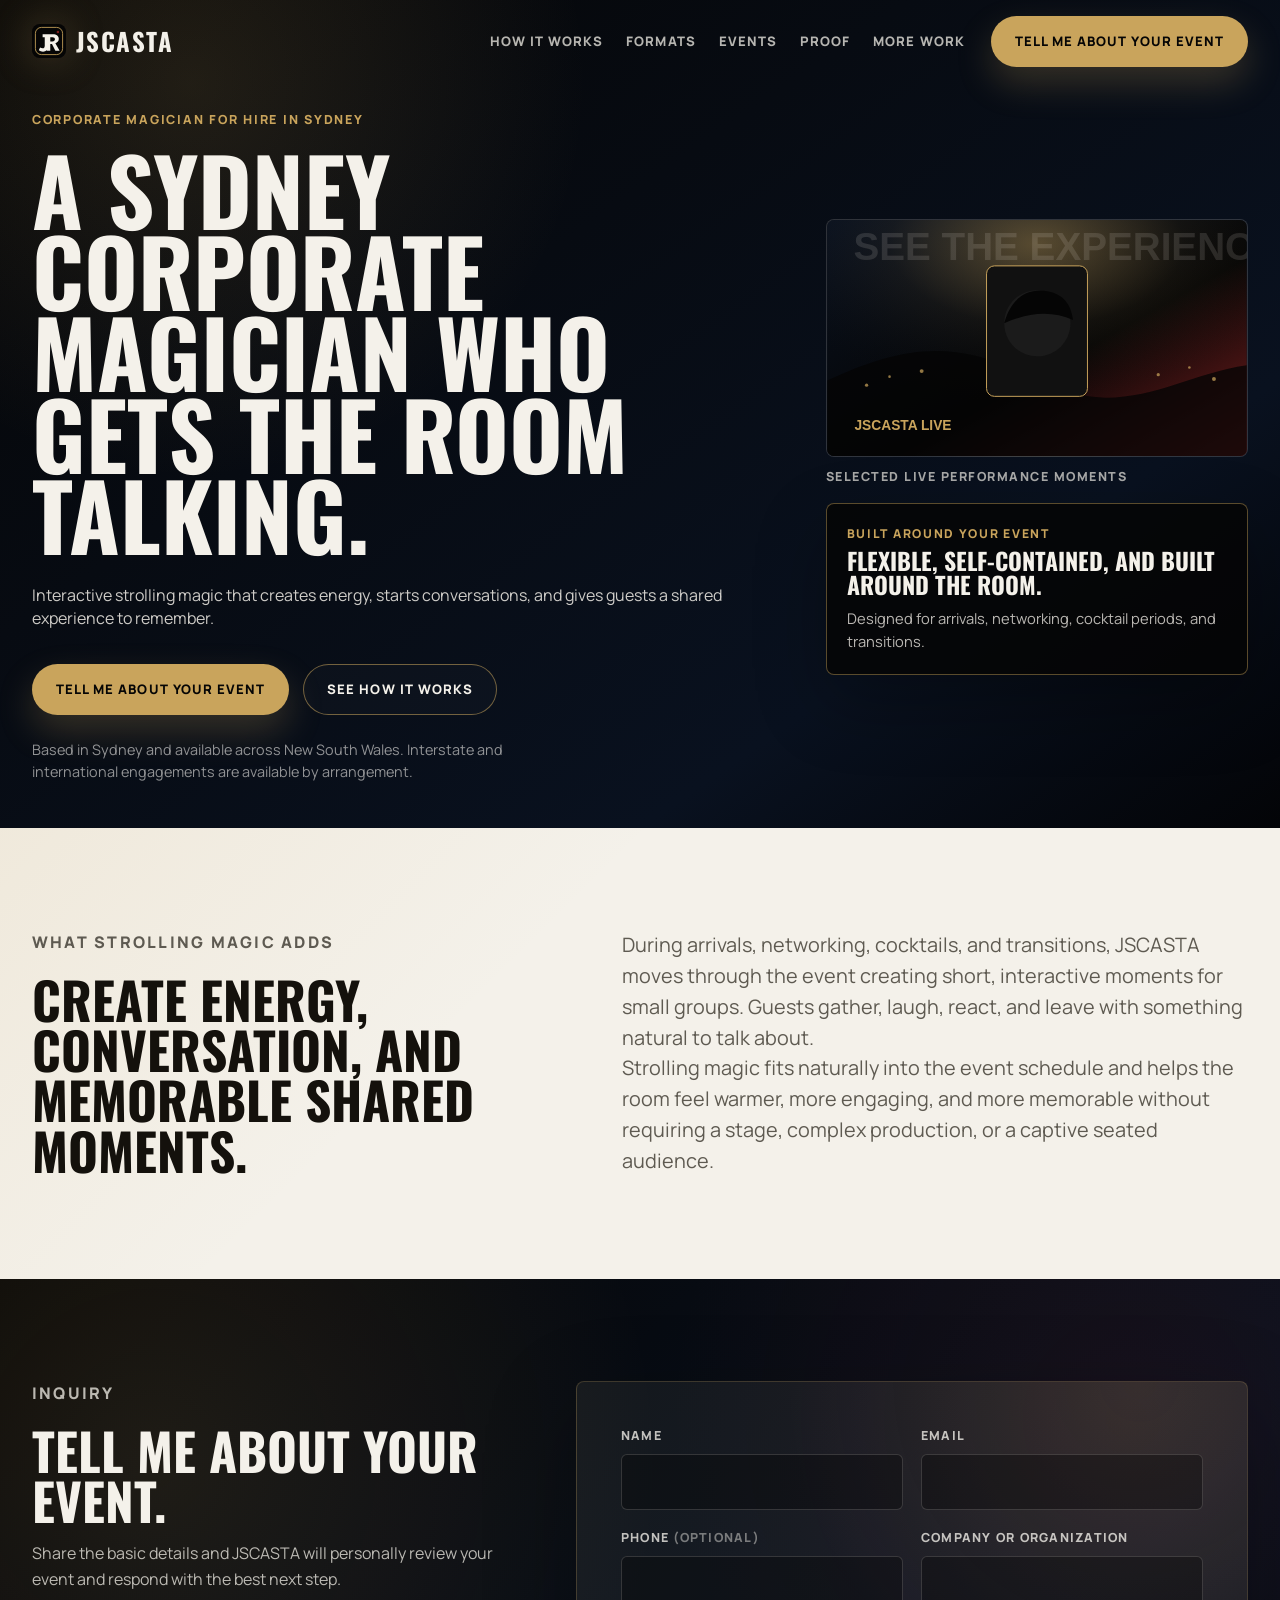
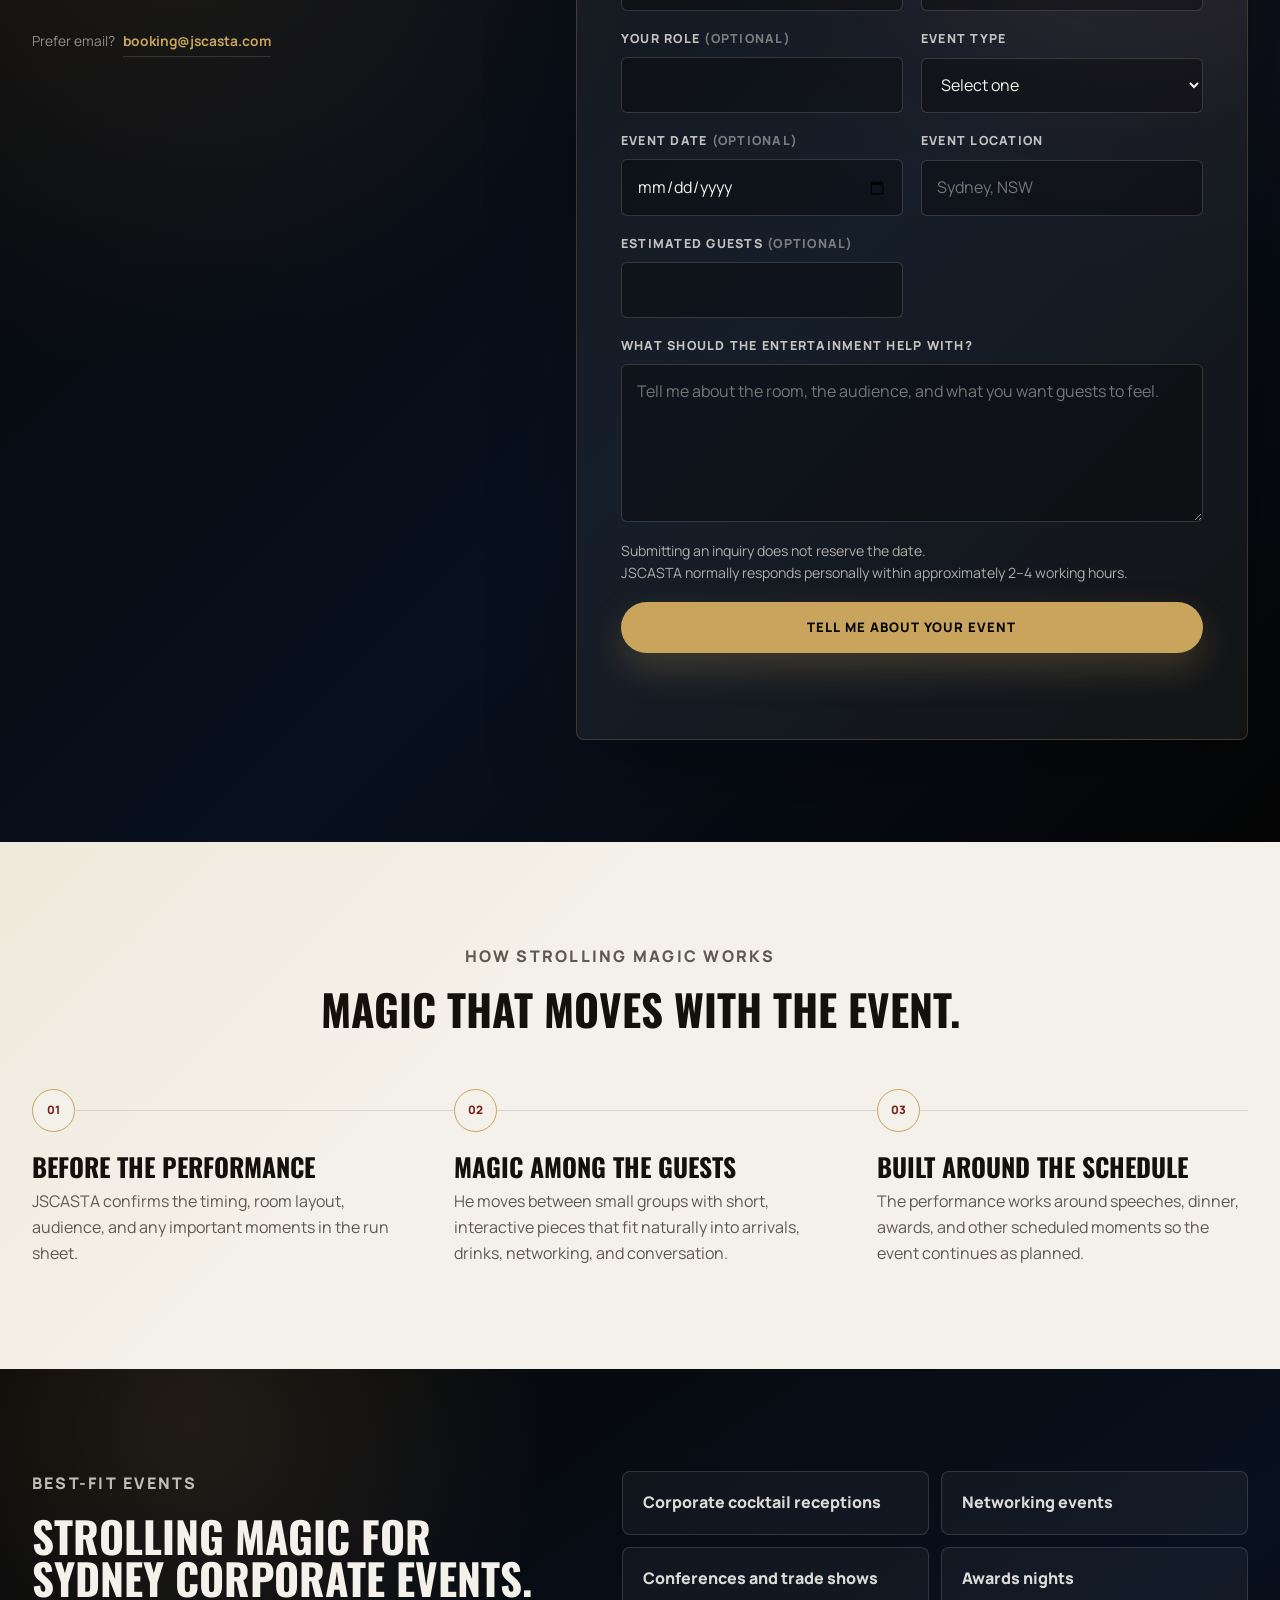
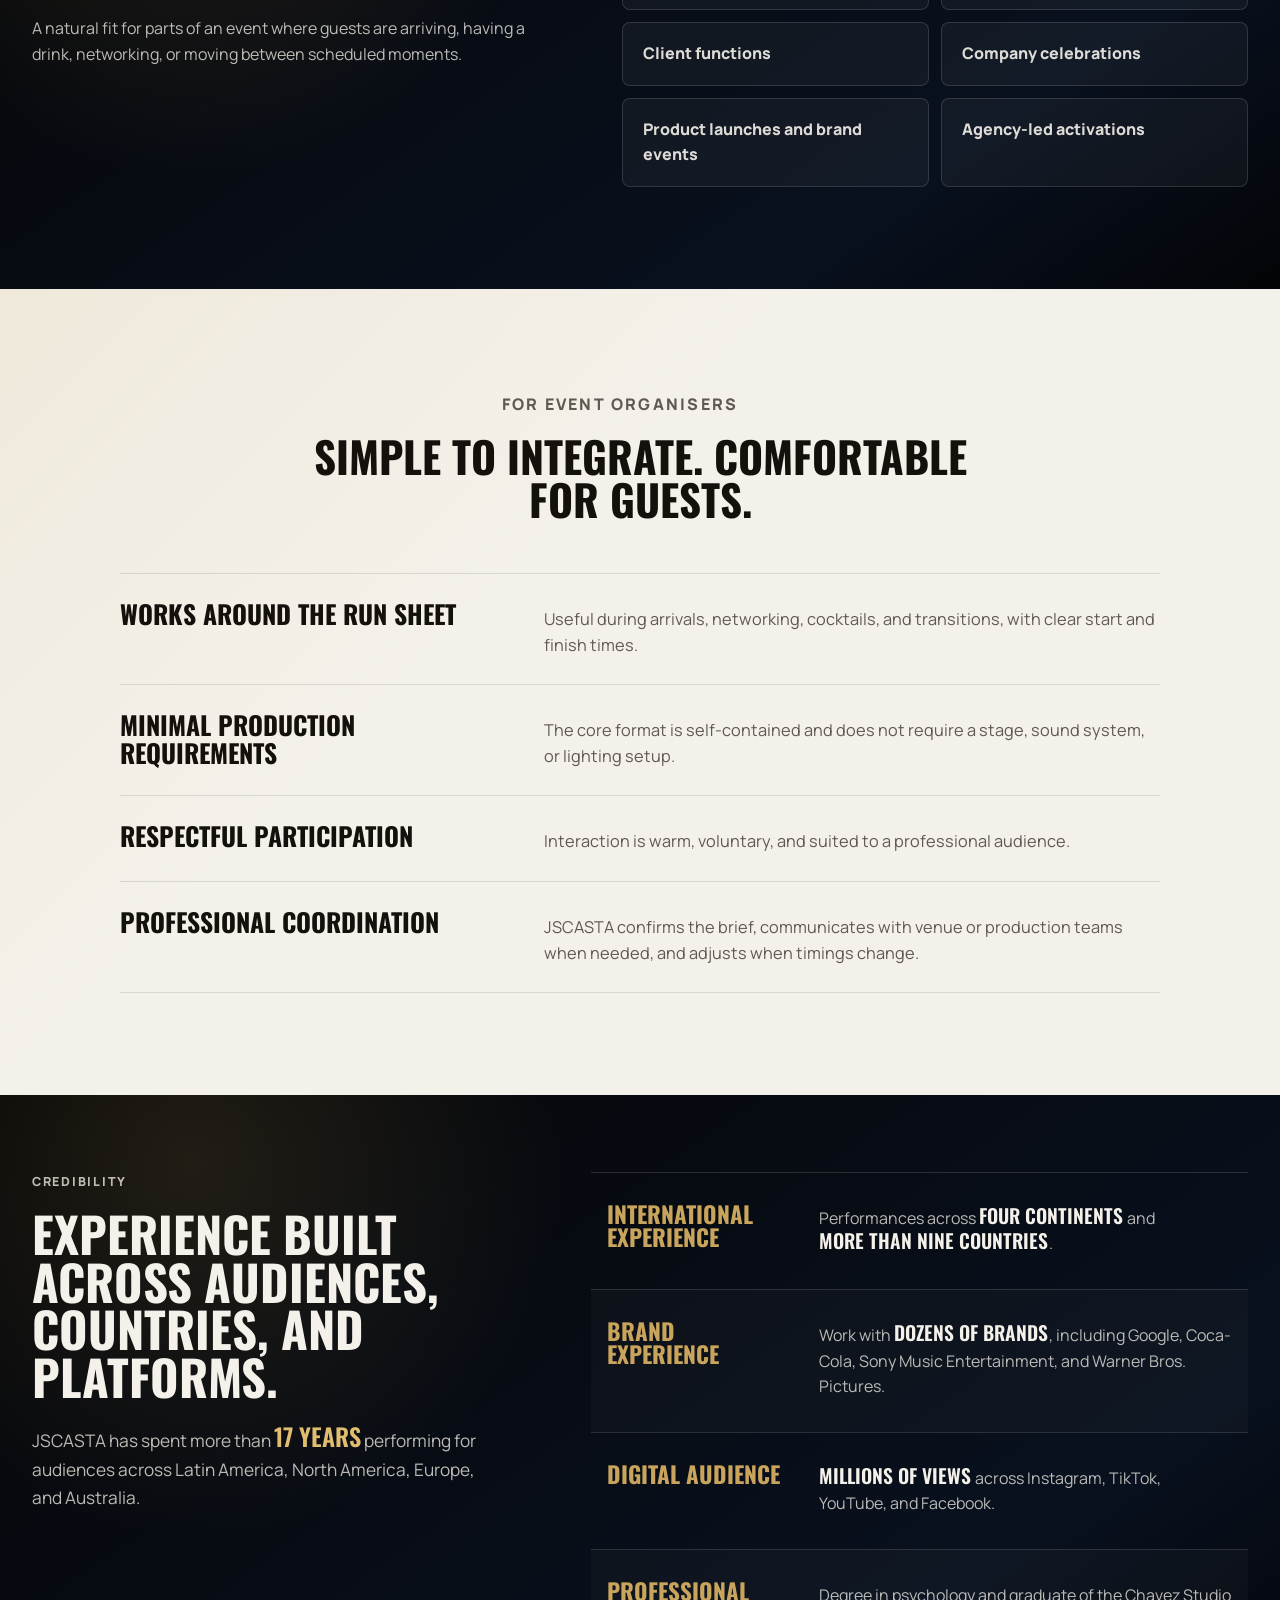
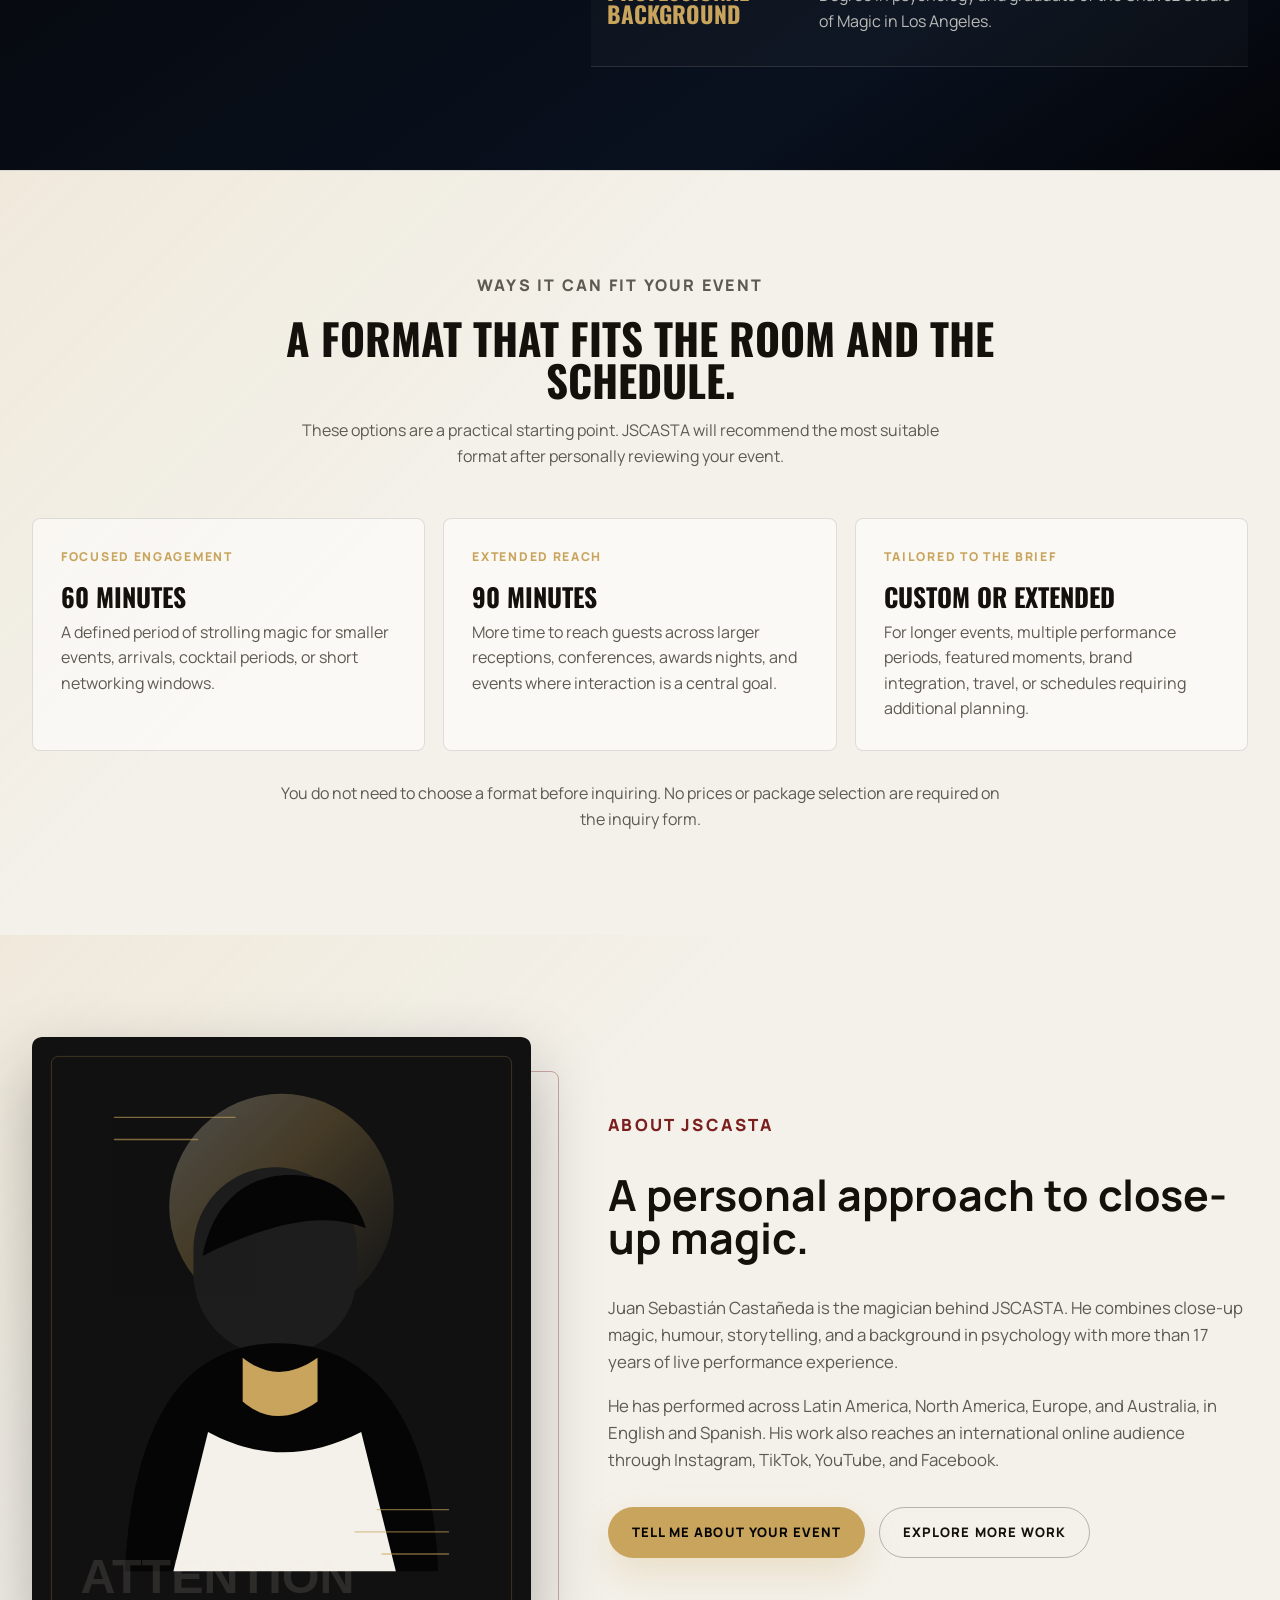
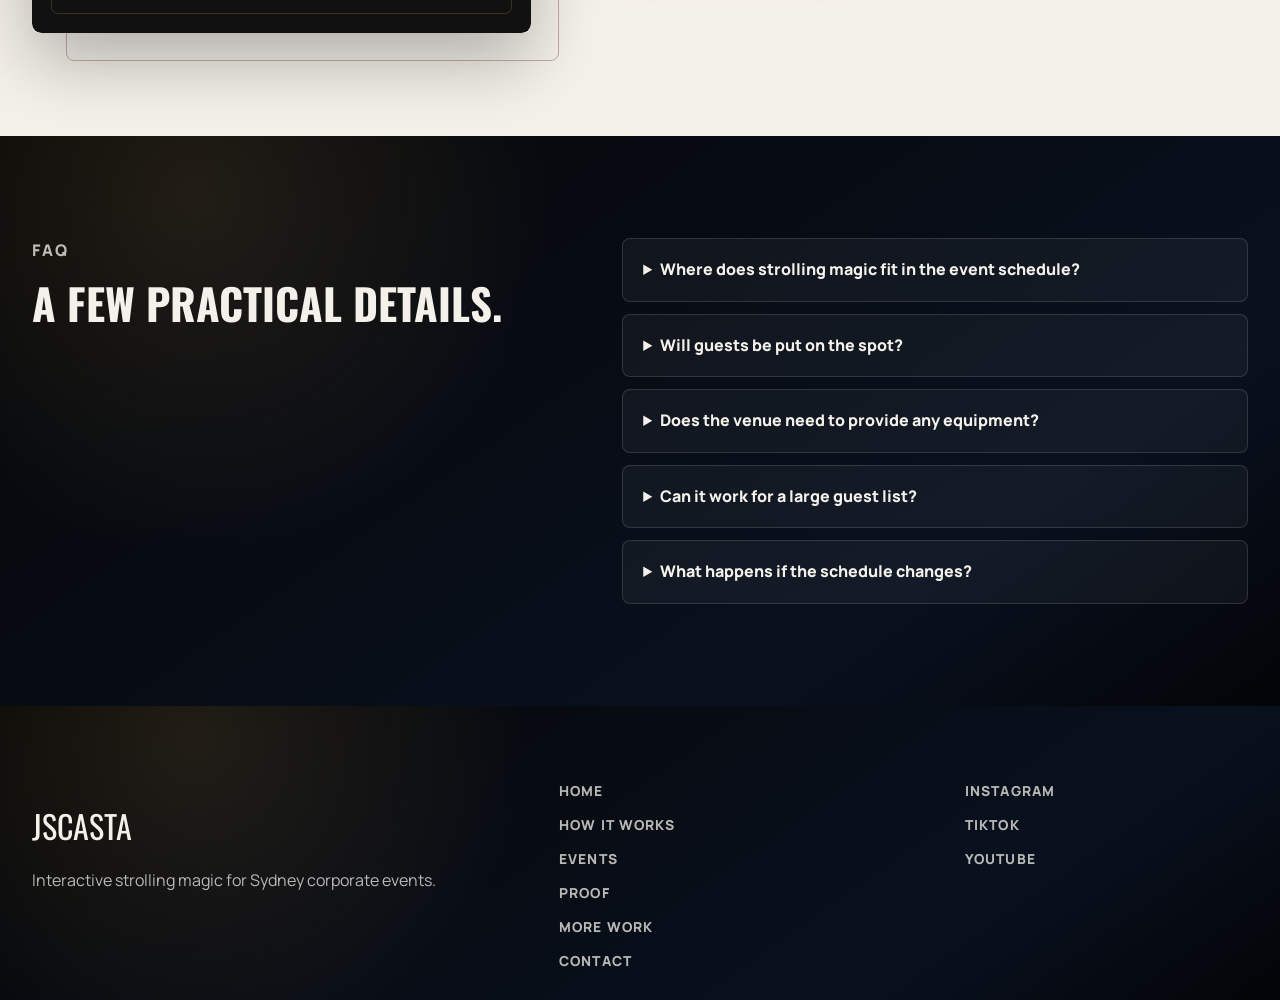
<file: index.html>
<!doctype html>
<html lang="en">
  <head>
    <meta charset="utf-8" />
    <meta name="viewport" content="width=device-width, initial-scale=1" />
    <title>Corporate Magician Sydney | JSCASTA Strolling Magic</title>
    <meta
      name="description"
      content="Hire a Sydney corporate magician for interactive strolling magic at corporate events, networking nights, conferences, awards, client functions, and company celebrations."
    />
    <link rel="canonical" href="https://www.jscasta.com/" />
    <meta property="og:title" content="Corporate Magician Sydney | JSCASTA" />
    <meta
      property="og:description"
      content="Interactive strolling magic from a Sydney corporate magician who creates energy, conversation, and memorable shared moments."
    />
    <meta property="og:type" content="website" />
    <meta property="og:url" content="https://www.jscasta.com/" />
    <meta name="twitter:card" content="summary_large_image" />
    <link rel="preconnect" href="https://fonts.googleapis.com" />
    <link rel="preconnect" href="https://fonts.gstatic.com" crossorigin />
    <link
      href="https://fonts.googleapis.com/css2?family=Manrope:wght@400;500;600;700;800&family=Oswald:wght@500;600;700&display=swap"
      rel="stylesheet"
    />
    <link rel="stylesheet" href="styles.css?v=20260724-polish" />
  </head>
  <body>
    <a class="skip-link" href="#main">Skip to content</a>
    <div class="custom-cursor" data-cursor aria-hidden="true"></div>

    <header class="site-header" data-header>
      <nav class="nav-shell" aria-label="Primary navigation">
        <a class="brand" href="#home" aria-label="JSCASTA home">
          <img src="assets/icons/mark.svg" alt="" width="34" height="34" />
          <span>JSCASTA</span>
        </a>

        <button
          class="mobile-toggle"
          type="button"
          aria-label="Open navigation menu"
          aria-expanded="false"
          data-menu-toggle
        >
          <span></span>
          <span></span>
        </button>

        <div class="nav-panel" data-menu-panel>
          <ul class="nav-links">
            <li><a href="#how-it-works">How it works</a></li>
            <li><a href="#engagements">Formats</a></li>
            <li><a href="#events">Events</a></li>
            <li><a href="#credibility">Proof</a></li>
            <li><a href="experiences.html">More work</a></li>
          </ul>
          <a class="button button-primary nav-cta" href="#contact">Tell me about your event</a>
          <div class="language-switcher" aria-label="Language selector" hidden>
            <a class="is-active" href="index.html" aria-current="page">EN</a>
            <a href="index-es.html">ES</a>
          </div>
        </div>
      </nav>
    </header>

    <main id="main">
      <section class="corporate-hero section-dark" id="home" aria-labelledby="hero-title">
        <div class="container corporate-hero-grid">
          <div class="corporate-hero-copy reveal">
            <p class="eyebrow">Corporate magician for hire in Sydney</p>
            <h1 id="hero-title">A Sydney corporate magician who gets the room talking.</h1>
            <p class="hero-subhead">
              Interactive strolling magic that creates energy, starts conversations, and
              gives guests a shared experience to remember.
            </p>
            <div class="corporate-cta-row" aria-label="Primary actions">
              <a class="button button-primary" href="#contact">Tell me about your event</a>
              <a class="button button-secondary" href="#how-it-works">See how it works</a>
            </div>
            <p class="cred-line">
              Based in Sydney and available across New South Wales. Interstate and
              international engagements are available by arrangement.
            </p>
          </div>

          <div class="corporate-hero-visual reveal">
            <figure class="corporate-media-placeholder" data-media-slot>
              <div class="corporate-media-frame">
                <img
                  src="assets/images/video-thumbnail.svg"
                  alt="Editorial illustration representing a live JSCASTA performance"
                  fetchpriority="high"
                />
              </div>
              <figcaption>Selected live performance moments</figcaption>
            </figure>
            <div class="corporate-note-card">
              <span>Built around your event</span>
              <strong>Flexible, self-contained, and built around the room.</strong>
              <p>Designed for arrivals, networking, cocktail periods, and transitions.</p>
            </div>
          </div>
        </div>
      </section>

      <section class="corporate-outcome section-light" aria-labelledby="outcome-title">
        <div class="container outcome-grid">
          <div class="section-intro reveal">
            <p class="eyebrow dark">What strolling magic adds</p>
            <h2 id="outcome-title">Create energy, conversation, and memorable shared moments.</h2>
          </div>
          <div class="outcome-copy reveal">
            <p>
              During arrivals, networking, cocktails, and transitions, JSCASTA moves through
              the event creating short, interactive moments for small groups. Guests gather,
              laugh, react, and leave with something natural to talk about.
            </p>
            <p>
              Strolling magic fits naturally into the event schedule and helps the room feel
              warmer, more engaging, and more memorable without requiring a stage, complex
              production, or a captive seated audience.
            </p>
          </div>
        </div>
      </section>

      <section class="contact section-dark" id="contact" aria-labelledby="contact-title">
        <div class="container contact-grid">
          <div class="section-intro reveal">
            <p class="eyebrow">Inquiry</p>
            <h2 id="contact-title">Tell me about your event.</h2>
            <p>
              Share the basic details and JSCASTA will personally review your event and
              respond with the best next step.
            </p>
            <div class="contact-links">
              <span>Prefer email?</span>
              <a href="mailto:booking@jscasta.com">booking@jscasta.com</a>
            </div>
          </div>

          <!-- Not approved for production: mailto submission remains temporary until a real endpoint is connected. -->
          <form
            class="contact-form reveal"
            action="mailto:booking@jscasta.com"
            method="post"
            data-recipient="booking@jscasta.com"
            data-subject="Sydney corporate event inquiry"
            data-success-message="Please complete the message that opens to send your inquiry."
            data-error-message="Please complete the required fields before sending your inquiry."
          >
            <label>
              <span>Name</span>
              <input type="text" name="name" autocomplete="name" required />
            </label>
            <label>
              <span>Email</span>
              <input type="email" name="email" autocomplete="email" required />
            </label>
            <label>
              <span>Phone <small>(optional)</small></span>
              <input type="tel" name="phone" autocomplete="tel" />
            </label>
            <label>
              <span>Company or organization</span>
              <input type="text" name="company" autocomplete="organization" required />
            </label>
            <label>
              <span>Your role <small>(optional)</small></span>
              <input type="text" name="role" autocomplete="organization-title" />
            </label>
            <label>
              <span>Event type</span>
              <select name="event-type" required>
                <option value="">Select one</option>
                <option>Corporate cocktail reception</option>
                <option>Networking event</option>
                <option>Conference</option>
                <option>Awards night</option>
                <option>Client function</option>
                <option>Company celebration</option>
                <option>Other corporate event</option>
              </select>
            </label>
            <label>
              <span>Event date <small>(optional)</small></span>
              <input type="date" name="date" />
            </label>
            <label>
              <span>Event location</span>
              <input
                type="text"
                name="location"
                autocomplete="address-level2"
                placeholder="Sydney, NSW"
                required
              />
            </label>
            <label>
              <span>Estimated guests <small>(optional)</small></span>
              <input type="number" name="guests" min="1" inputmode="numeric" />
            </label>
            <label class="full">
              <span>What should the entertainment help with?</span>
              <textarea
                name="message"
                rows="5"
                required
                placeholder="Tell me about the room, the audience, and what you want guests to feel."
              ></textarea>
            </label>
            <p class="inquiry-expectations full">
              Submitting an inquiry does not reserve the date.<br />
              JSCASTA normally responds personally within approximately 2&ndash;4 working hours.
            </p>
            <button class="button button-primary full" type="submit">Tell me about your event</button>
            <p class="form-note" data-form-note aria-live="polite"></p>
          </form>
        </div>
      </section>

      <section class="corporate-process section-light" id="how-it-works" aria-labelledby="process-title">
        <div class="container">
          <div class="section-intro center reveal">
            <p class="eyebrow dark">How strolling magic works</p>
            <h2 id="process-title">Magic that moves with the event.</h2>
          </div>

          <ol class="process-timeline" aria-label="How strolling magic works">
            <li class="process-step reveal">
              <span class="process-marker" aria-hidden="true">01</span>
              <div>
                <h3>Before the performance</h3>
                <p>
                  JSCASTA confirms the timing, room layout, audience, and any important moments
                  in the run sheet.
                </p>
              </div>
            </li>
            <li class="process-step reveal">
              <span class="process-marker" aria-hidden="true">02</span>
              <div>
                <h3>Magic among the guests</h3>
                <p>
                  He moves between small groups with short, interactive pieces that fit naturally
                  into arrivals, drinks, networking, and conversation.
                </p>
              </div>
            </li>
            <li class="process-step reveal">
              <span class="process-marker" aria-hidden="true">03</span>
              <div>
                <h3>Built around the schedule</h3>
                <p>
                  The performance works around speeches, dinner, awards, and other scheduled
                  moments so the event continues as planned.
                </p>
              </div>
            </li>
          </ol>
        </div>
      </section>

      <section class="corporate-events section-dark" id="events" aria-labelledby="events-title">
        <div class="container corporate-two-column">
          <div class="section-intro reveal">
            <p class="eyebrow">Best-fit events</p>
            <h2 id="events-title">Strolling magic for Sydney corporate events.</h2>
            <p>
              A natural fit for parts of an event where guests are arriving, having a drink,
              networking, or moving between scheduled moments.
            </p>
          </div>
          <div class="event-list reveal" aria-label="Suitable event types">
            <span>Corporate cocktail receptions</span>
            <span>Networking events</span>
            <span>Conferences and trade shows</span>
            <span>Awards nights</span>
            <span>Client functions</span>
            <span>Company celebrations</span>
            <span>Product launches and brand events</span>
            <span>Agency-led activations</span>
          </div>
        </div>
      </section>

      <section class="corporate-benefits section-light" aria-labelledby="benefits-title">
        <div class="container">
          <div class="section-intro center reveal">
            <p class="eyebrow dark">For event organisers</p>
            <h2 id="benefits-title">Simple to integrate. Comfortable for guests.</h2>
          </div>
          <div class="benefit-list">
            <article class="benefit-row reveal">
              <h3>Works around the run sheet</h3>
              <p>
                Useful during arrivals, networking, cocktails, and transitions, with clear start
                and finish times.
              </p>
            </article>
            <article class="benefit-row reveal">
              <h3>Minimal production requirements</h3>
              <p>
                The core format is self-contained and does not require a stage, sound system, or
                lighting setup.
              </p>
            </article>
            <article class="benefit-row reveal">
              <h3>Respectful participation</h3>
              <p>Interaction is warm, voluntary, and suited to a professional audience.</p>
            </article>
            <article class="benefit-row reveal">
              <h3>Professional coordination</h3>
              <p>
                JSCASTA confirms the brief, communicates with venue or production teams when
                needed, and adjusts when timings change.
              </p>
            </article>
          </div>
        </div>
      </section>

      <section class="media-proof proof-merged section-dark" id="credibility" aria-labelledby="credibility-title">
        <div class="container proof-editorial">
          <div class="proof-copy reveal">
            <p class="eyebrow">Credibility</p>
            <h2 id="credibility-title">Experience built across audiences, countries, and platforms.</h2>
            <p>
              JSCASTA has spent more than <strong class="proof-metric">17 years</strong> performing
              for audiences across Latin America, North America, Europe, and Australia.
            </p>
          </div>

          <div class="proof-evidence" aria-label="JSCASTA credibility highlights">
            <article class="proof-evidence-row reveal">
              <h3>International experience</h3>
              <p>
                Performances across <strong class="proof-metric">four continents</strong> and
                <strong class="proof-metric">more than nine countries</strong>.
              </p>
            </article>
            <article class="proof-evidence-row reveal">
              <h3>Brand experience</h3>
              <p>
                Work with <strong class="proof-metric">dozens of brands</strong>, including Google,
                Coca-Cola, Sony Music Entertainment, and Warner Bros. Pictures.
              </p>
            </article>
            <article class="proof-evidence-row reveal">
              <h3>Digital audience</h3>
              <p>
                <strong class="proof-metric">Millions of views</strong> across Instagram, TikTok,
                YouTube, and Facebook.
              </p>
            </article>
            <article class="proof-evidence-row reveal">
              <h3>Professional background</h3>
              <p>
                Degree in psychology and graduate of the Chavez Studio of Magic in Los Angeles.
              </p>
            </article>
          </div>
        </div>
      </section>

      <section class="corporate-engagements section-light" id="engagements" aria-labelledby="engagements-title">
        <div class="container">
          <div class="section-intro center reveal">
            <p class="eyebrow dark">Ways it can fit your event</p>
            <h2 id="engagements-title">A format that fits the room and the schedule.</h2>
            <p>
              These options are a practical starting point. JSCASTA will recommend the most
              suitable format after personally reviewing your event.
            </p>
          </div>

          <div class="process-grid">
            <article class="process-card reveal">
              <span>Focused engagement</span>
              <h3>60 minutes</h3>
              <p>
                A defined period of strolling magic for smaller events, arrivals, cocktail
                periods, or short networking windows.
              </p>
            </article>
            <article class="process-card reveal">
              <span>Extended reach</span>
              <h3>90 minutes</h3>
              <p>
                More time to reach guests across larger receptions, conferences, awards
                nights, and events where interaction is a central goal.
              </p>
            </article>
            <article class="process-card reveal">
              <span>Tailored to the brief</span>
              <h3>Custom or extended</h3>
              <p>
                For longer events, multiple performance periods, featured moments, brand
                integration, travel, or schedules requiring additional planning.
              </p>
            </article>
          </div>

          <p class="engagement-note reveal">
            You do not need to choose a format before inquiring. No prices or package selection
            are required on the inquiry form.
          </p>
        </div>
      </section>

      <section class="about section-light" id="about" aria-labelledby="about-title">
        <div class="container about-grid">
          <div class="portrait-frame reveal">
            <img
              src="assets/images/about-portrait.svg"
              alt="Editorial portrait artwork of JSCASTA"
              loading="lazy"
            />
          </div>

          <div class="about-copy reveal">
            <p class="eyebrow dark">About JSCASTA</p>
            <h2 id="about-title">A personal approach to close-up magic.</h2>
            <p>
              Juan Sebastián Castañeda is the magician behind JSCASTA. He combines close-up
              magic, humour, storytelling, and a background in psychology with more than 17
              years of live performance experience.
            </p>
            <p>
              He has performed across Latin America, North America, Europe, and Australia, in
              English and Spanish. His work also reaches an international online audience through
              Instagram, TikTok, YouTube, and Facebook.
            </p>

            <div class="button-row">
              <a class="button button-primary" href="#contact">Tell me about your event</a>
              <a class="button button-secondary" href="experiences.html">Explore more work</a>
            </div>
          </div>
        </div>
      </section>

      <section class="corporate-faq section-dark" id="faq" aria-labelledby="faq-title">
        <div class="container corporate-two-column">
          <div class="section-intro reveal">
            <p class="eyebrow">FAQ</p>
            <h2 id="faq-title">A few practical details.</h2>
          </div>
          <div class="faq-list reveal">
            <details>
              <summary>Where does strolling magic fit in the event schedule?</summary>
              <p>
                It works especially well during arrivals, pre-dinner drinks, networking sessions,
                cocktail receptions, and transitions. JSCASTA will recommend the timing after
                reviewing your run sheet.
              </p>
            </details>
            <details>
              <summary>Will guests be put on the spot?</summary>
              <p>
                Participation is invitational and respectful. JSCASTA approaches groups naturally
                and adjusts to the interest and tone of each audience.
              </p>
            </details>
            <details>
              <summary>Does the venue need to provide any equipment?</summary>
              <p>
                The core strolling format is self-contained and normally requires no stage, sound
                system, or dedicated lighting.
              </p>
            </details>
            <details>
              <summary>Can it work for a large guest list?</summary>
              <p>
                Strolling magic is performed for small groups throughout the room. The recommended
                performance length depends on the guest count, room layout, and how people will
                move through the event.
              </p>
            </details>
            <details>
              <summary>What happens if the schedule changes?</summary>
              <p>
                JSCASTA coordinates with the organiser and adjusts around speeches, service,
                awards, and other live changes where practical.
              </p>
            </details>
          </div>
        </div>
      </section>

    </main>

    <footer class="site-footer section-dark">
      <div class="container footer-grid">
        <div>
          <a class="footer-brand" href="#home">JSCASTA</a>
          <p>Interactive strolling magic for Sydney corporate events.</p>
        </div>
        <nav aria-label="Footer navigation">
          <a href="#home">Home</a>
          <a href="#how-it-works">How it works</a>
          <a href="#events">Events</a>
          <a href="#credibility">Proof</a>
          <a href="experiences.html">More work</a>
          <a href="#contact">Contact</a>
        </nav>
        <div class="footer-socials" aria-label="Social links">
          <a href="https://www.instagram.com/jscasta/" target="_blank" rel="noreferrer">Instagram</a>
          <a href="https://www.tiktok.com/@jscasta" target="_blank" rel="noreferrer">TikTok</a>
          <a href="https://www.youtube.com/@jscasta" target="_blank" rel="noreferrer">YouTube</a>
        </div>
      </div>
    </footer>

    <script src="script.js?v=20260720-corporate"></script>
  </body>
</html>
</file>
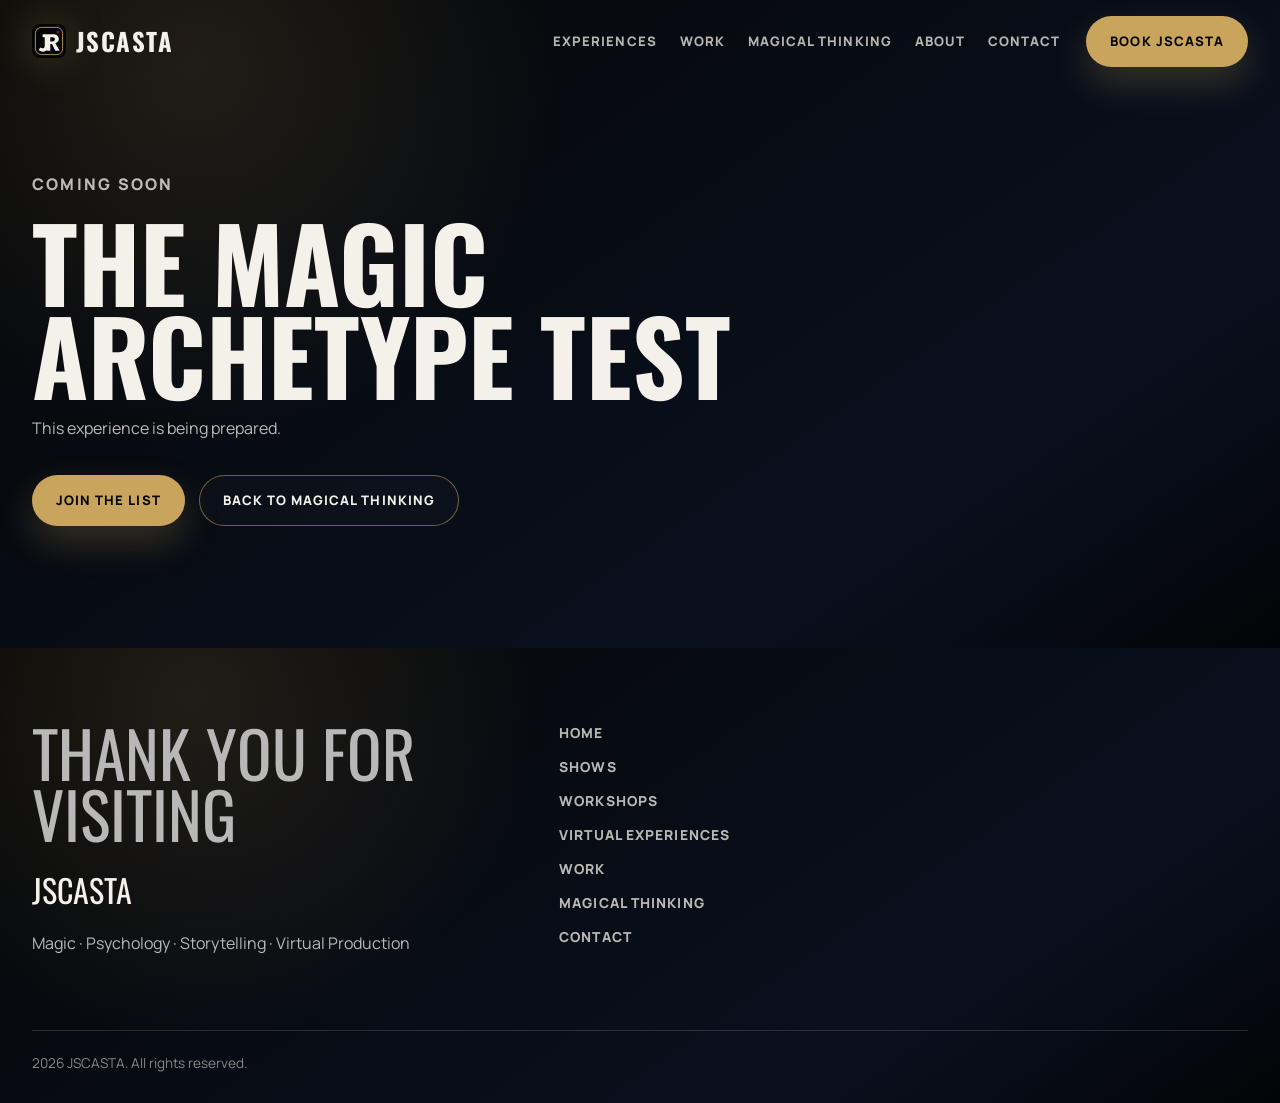
<file: archetype-test.html>
<!doctype html>
<html lang="en">
  <head>
    <meta charset="utf-8" />
    <meta name="viewport" content="width=device-width, initial-scale=1" />
    <title>The Magic Archetype Test | JSCASTA</title>
    <meta name="description" content="A placeholder for JSCASTA's Magic Archetype Test." />
    <link rel="preconnect" href="https://fonts.googleapis.com" />
    <link rel="preconnect" href="https://fonts.gstatic.com" crossorigin />
    <link
      href="https://fonts.googleapis.com/css2?family=Manrope:wght@400;500;600;700;800&family=Oswald:wght@500;600;700&display=swap"
      rel="stylesheet"
    />
    <link rel="stylesheet" href="styles.css?v=20260526-hero-callout" />
  </head>
  <body>
    <a class="skip-link" href="#main">Skip to content</a>
    <div class="custom-cursor" data-cursor aria-hidden="true"></div>

    <header class="site-header" data-header>
      <nav class="nav-shell" aria-label="Primary navigation">
        <a class="brand" href="index.html#home" aria-label="JSCASTA home">
          <img src="assets/icons/mark.svg" alt="" width="34" height="34" />
          <span>JSCASTA</span>
        </a>

        <button class="mobile-toggle" type="button" aria-label="Open navigation menu" aria-expanded="false" data-menu-toggle>
          <span></span>
          <span></span>
        </button>

        <div class="nav-panel" data-menu-panel>
          <ul class="nav-links">
            <li class="nav-dropdown">
              <a href="index.html#shows" aria-haspopup="true">Experiences</a>
              <div class="nav-dropdown-menu" aria-label="Experience pages">
                <a href="shows.html">Shows</a>
                <a href="workshops.html">Workshops &amp; Keynotes</a>
                <a href="virtual-experiences.html">Virtual Experiences</a>
                <a href="brand-activations.html">Brand Activations</a>
              </div>
            </li>
            <li><a href="index.html#work">Work</a></li>
            <li><a href="magical-thinking.html">Magical Thinking</a></li>
            <li><a href="index.html#about">About</a></li>
            <li><a href="index.html#contact">Contact</a></li>
          </ul>
          <a class="button button-primary nav-cta" href="index.html#booking">Book JSCASTA</a>
        </div>
      </nav>
    </header>

    <main id="main">
      <section class="subpage-hero section-dark" aria-labelledby="archetype-title">
        <div class="container subpage-hero-grid">
          <div class="section-intro reveal">
            <p class="eyebrow">Coming Soon</p>
            <h1 id="archetype-title">The Magic Archetype Test</h1>
            <p>This experience is being prepared.</p>
            <div class="button-row">
              <a class="button button-primary" href="index.html#tutorial">Join the List</a>
              <a class="button button-secondary" href="magical-thinking.html">Back to Magical Thinking</a>
            </div>
          </div>
        </div>
      </section>
    </main>

    <footer class="site-footer section-dark">
      <div class="container footer-grid">
        <div>
          <p class="footer-kicker">Thank you for visiting</p>
          <a class="footer-brand" href="index.html#home">JSCASTA</a>
          <p>Magic &middot; Psychology &middot; Storytelling &middot; Virtual Production</p>
        </div>
        <nav aria-label="Footer navigation">
          <a href="index.html#home">Home</a>
          <a href="shows.html">Shows</a>
          <a href="workshops.html">Workshops</a>
          <a href="virtual-experiences.html">Virtual Experiences</a>
          <a href="index.html#work">Work</a>
          <a href="magical-thinking.html">Magical Thinking</a>
          <a href="index.html#contact">Contact</a>
        </nav>
      </div>
      <p class="copyright">2026 JSCASTA. All rights reserved.</p>
    </footer>

    <script src="script.js?v=20260526-hero-callout"></script>
  </body>
</html>
</file>
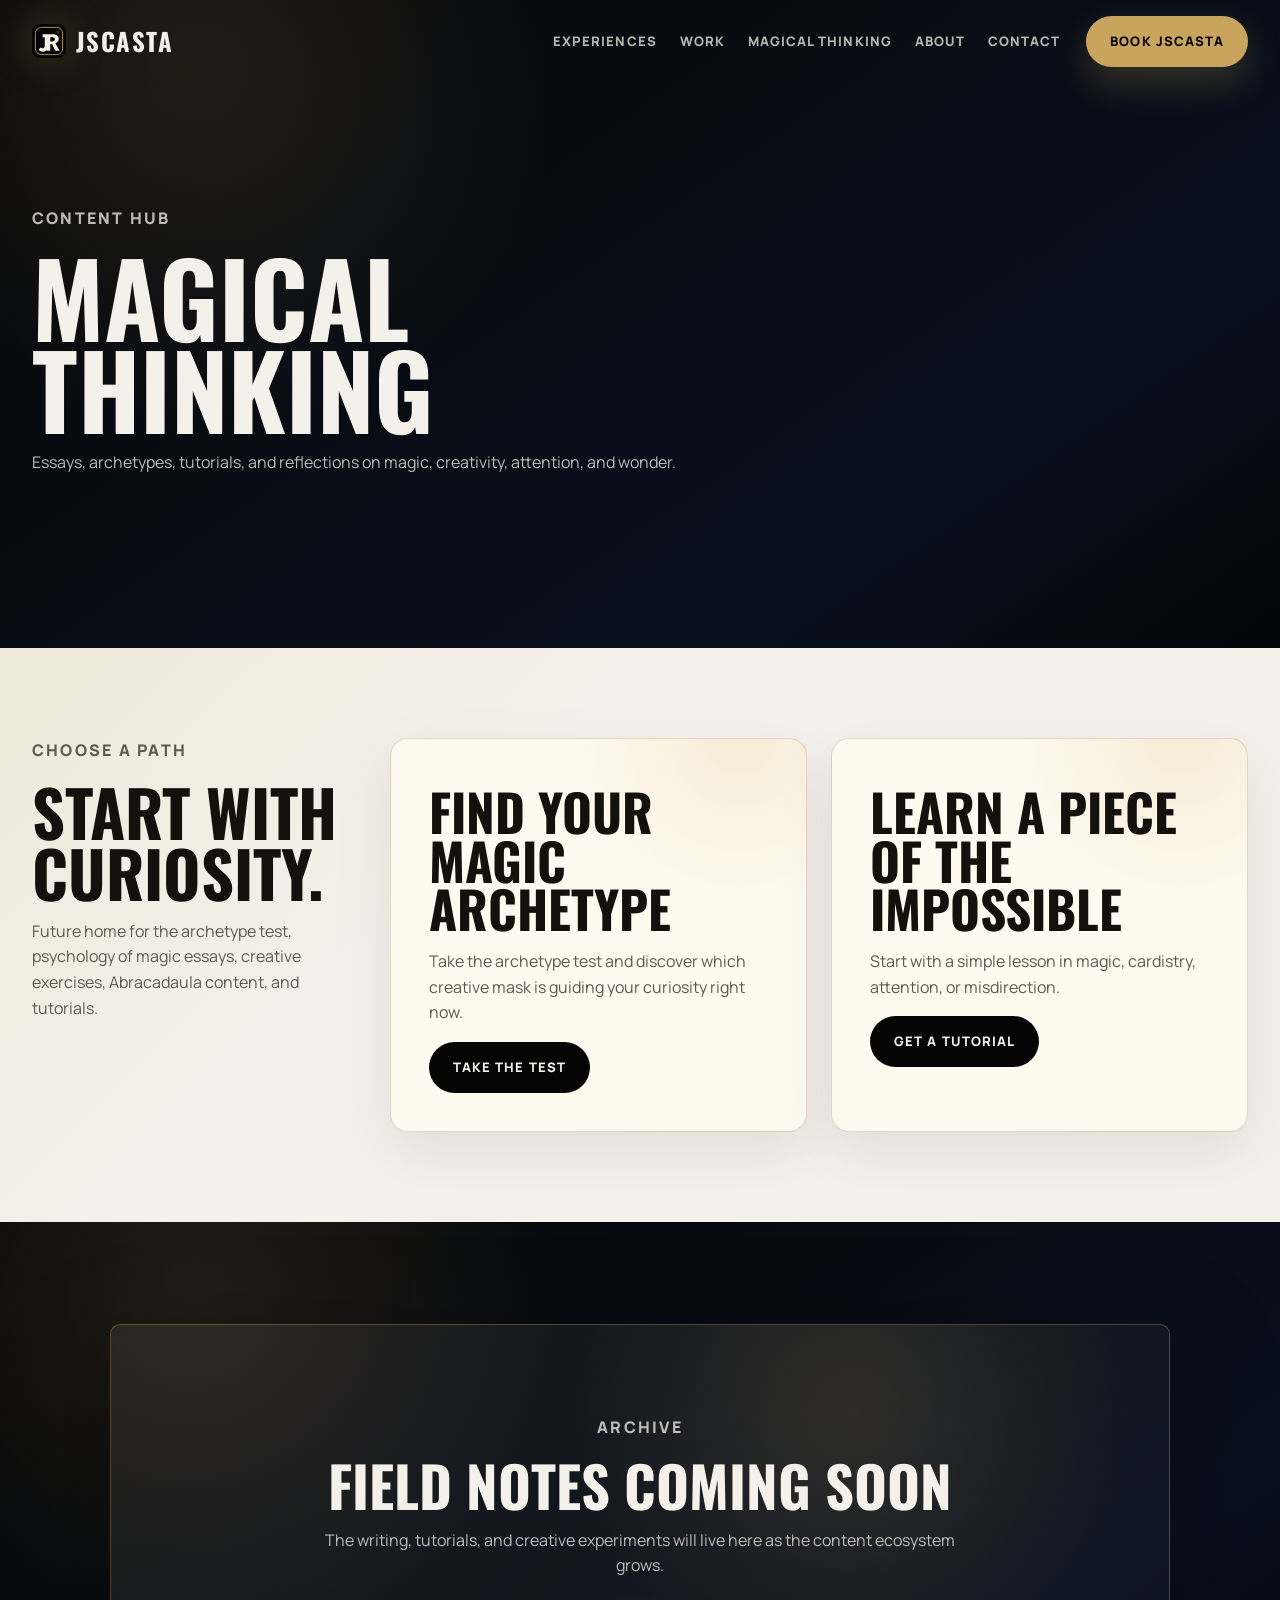
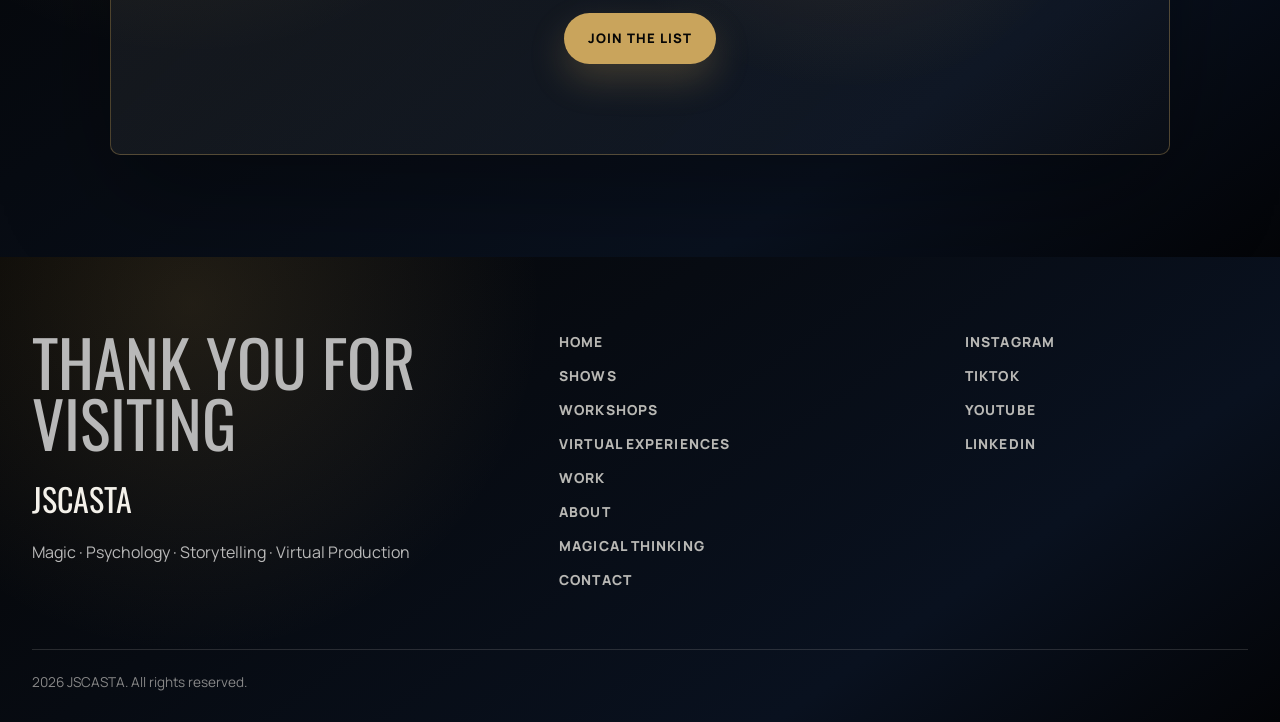
<file: magical-thinking.html>
<!doctype html>
<html lang="en">
  <head>
    <meta charset="utf-8" />
    <meta name="viewport" content="width=device-width, initial-scale=1" />
    <title>Magical Thinking | JSCASTA</title>
    <meta
      name="description"
      content="Essays, archetypes, tutorials, and reflections on magic, creativity, attention, and wonder from JSCASTA."
    />
    <link rel="preconnect" href="https://fonts.googleapis.com" />
    <link rel="preconnect" href="https://fonts.gstatic.com" crossorigin />
    <link
      href="https://fonts.googleapis.com/css2?family=Manrope:wght@400;500;600;700;800&family=Oswald:wght@500;600;700&display=swap"
      rel="stylesheet"
    />
    <link rel="stylesheet" href="styles.css?v=20260526-hero-callout" />
  </head>
  <body>
    <a class="skip-link" href="#main">Skip to content</a>
    <div class="custom-cursor" data-cursor aria-hidden="true"></div>

    <header class="site-header" data-header>
      <nav class="nav-shell" aria-label="Primary navigation">
        <a class="brand" href="index.html#home" aria-label="JSCASTA home">
          <img src="assets/icons/mark.svg" alt="" width="34" height="34" />
          <span>JSCASTA</span>
        </a>

        <button class="mobile-toggle" type="button" aria-label="Open navigation menu" aria-expanded="false" data-menu-toggle>
          <span></span>
          <span></span>
        </button>

        <div class="nav-panel" data-menu-panel>
          <ul class="nav-links">
            <li class="nav-dropdown">
              <a href="index.html#shows" aria-haspopup="true">Experiences</a>
              <div class="nav-dropdown-menu" aria-label="Experience pages">
                <a href="shows.html">Shows</a>
                <a href="workshops.html">Workshops &amp; Keynotes</a>
                <a href="virtual-experiences.html">Virtual Experiences</a>
                <a href="brand-activations.html">Brand Activations</a>
              </div>
            </li>
            <li><a href="index.html#work">Work</a></li>
            <li><a href="magical-thinking.html">Magical Thinking</a></li>
            <li><a href="index.html#about">About</a></li>
            <li><a href="index.html#contact">Contact</a></li>
          </ul>
          <a class="button button-primary nav-cta" href="index.html#booking">Book JSCASTA</a>
        </div>
      </nav>
    </header>

    <main id="main">
      <section class="subpage-hero section-dark" aria-labelledby="magical-title">
        <div class="container subpage-hero-grid">
          <div class="section-intro reveal">
            <p class="eyebrow">Content Hub</p>
            <h1 id="magical-title">Magical Thinking</h1>
            <p>
              Essays, archetypes, tutorials, and reflections on magic, creativity, attention, and wonder.
            </p>
          </div>
        </div>
      </section>

      <section class="resource-paths section-light" aria-labelledby="hub-title">
        <div class="container resource-grid">
          <div class="section-intro reveal">
            <p class="eyebrow dark">Choose a path</p>
            <h2 id="hub-title">Start with curiosity.</h2>
            <p>Future home for the archetype test, psychology of magic essays, creative exercises, Abracadaula content, and tutorials.</p>
          </div>

          <article class="resource-card reveal">
            <h3>Find Your Magic Archetype</h3>
            <p>Take the archetype test and discover which creative mask is guiding your curiosity right now.</p>
            <a class="button button-dark" href="archetype-test.html">Take the Test</a>
          </article>

          <article class="resource-card reveal" id="tutorial-signup">
            <h3>Learn a Piece of the Impossible</h3>
            <p>Start with a simple lesson in magic, cardistry, attention, or misdirection.</p>
            <a class="button button-dark" href="#tutorial-signup">Get a Tutorial</a>
          </article>
        </div>
      </section>

      <section class="booking section-dark" aria-labelledby="notes-title">
        <div class="container booking-panel reveal">
          <p class="eyebrow">Archive</p>
          <h2 id="notes-title">Field Notes Coming Soon</h2>
          <p>The writing, tutorials, and creative experiments will live here as the content ecosystem grows.</p>
          <div class="button-row center">
            <a class="button button-primary" href="index.html#contact">Join the List</a>
          </div>
        </div>
      </section>
    </main>

    <footer class="site-footer section-dark">
      <div class="container footer-grid">
        <div>
          <p class="footer-kicker">Thank you for visiting</p>
          <a class="footer-brand" href="index.html#home">JSCASTA</a>
          <p>Magic &middot; Psychology &middot; Storytelling &middot; Virtual Production</p>
        </div>
        <nav aria-label="Footer navigation">
          <a href="index.html#home">Home</a>
          <a href="shows.html">Shows</a>
          <a href="workshops.html">Workshops</a>
          <a href="virtual-experiences.html">Virtual Experiences</a>
          <a href="index.html#work">Work</a>
          <a href="index.html#about">About</a>
          <a href="magical-thinking.html">Magical Thinking</a>
          <a href="index.html#contact">Contact</a>
        </nav>
        <div class="footer-socials">
          <a href="https://www.instagram.com/jscasta/" target="_blank" rel="noreferrer">Instagram</a>
          <a href="https://www.tiktok.com/@jscasta" target="_blank" rel="noreferrer">TikTok</a>
          <a href="https://www.youtube.com/@jscasta" target="_blank" rel="noreferrer">YouTube</a>
          <a href="https://www.linkedin.com/" target="_blank" rel="noreferrer">LinkedIn</a>
        </div>
      </div>
      <p class="copyright">2026 JSCASTA. All rights reserved.</p>
    </footer>

    <div class="video-modal" data-video-modal aria-hidden="true" role="dialog" aria-modal="true" aria-labelledby="video-modal-title">
      <button class="video-modal-backdrop" type="button" data-video-close aria-label="Close video modal"></button>
      <div class="video-modal-panel">
        <button class="video-modal-close" type="button" data-video-close>Close</button>
        <div class="video-modal-frame">
          <div>
            <h2 id="video-modal-title">JSCASTA Reel Placeholder</h2>
            <p>Replace this area with YouTube, Vimeo, or a hosted video embed.</p>
          </div>
        </div>
      </div>
    </div>

    <script src="script.js?v=20260526-hero-callout"></script>
  </body>
</html>
</file>
<file: styles.css>
:root {
  --black: #050505;
  --charcoal: #111111;
  --midnight: #09111f;
  --gold: #c9a45c;
  --gold-strong: #e0bd6f;
  --off-white: #f4f1ea;
  --silver: #b8b8b8;
  --red: #7a1e1e;
  --ink: #14110c;
  --muted-ink: #5e5a51;
  --line-dark: rgba(244, 241, 234, 0.14);
  --line-light: rgba(17, 17, 17, 0.12);
  --shadow: 0 28px 70px rgba(0, 0, 0, 0.28);
  --font-display: "Oswald", "Bebas Neue", "Anton", "Arial Narrow", sans-serif;
  --font-body: "Manrope", "Poppins", "Segoe UI", sans-serif;
  --container: min(1540px, calc(100vw - 64px));
  --section-pad: clamp(72px, 8vw, 150px);
  --ease: cubic-bezier(0.22, 1, 0.36, 1);
}

* {
  box-sizing: border-box;
}

html {
  scroll-behavior: smooth;
}

[id] {
  scroll-margin-top: 96px;
}

body {
  margin: 0;
  background: var(--black);
  color: var(--off-white);
  font-family: var(--font-body);
  line-height: 1.6;
  text-rendering: optimizeLegibility;
}

body.menu-open {
  overflow: hidden;
}

body.modal-open {
  overflow: hidden;
}

.custom-cursor {
  display: none;
}

img,
svg {
  display: block;
  max-width: 100%;
}

a {
  color: inherit;
  text-decoration: none;
}

button,
input,
select,
textarea {
  font: inherit;
}

button {
  cursor: pointer;
}

:focus-visible {
  outline: 2px solid var(--gold);
  outline-offset: 4px;
}

.skip-link {
  position: fixed;
  left: 18px;
  top: 14px;
  z-index: 1000;
  transform: translateY(-140%);
  background: var(--gold);
  color: var(--black);
  padding: 10px 14px;
  border-radius: 999px;
  font-weight: 800;
}

.skip-link:focus {
  transform: translateY(0);
}

.container {
  width: var(--container);
  margin-inline: auto;
}

.section-dark,
.section-light {
  position: relative;
  overflow: hidden;
}

.section-dark {
  background:
    radial-gradient(circle at 15% 10%, rgba(201, 164, 92, 0.14), transparent 30%),
    linear-gradient(145deg, var(--black), var(--midnight) 74%, #030407);
  color: var(--off-white);
}

.section-light {
  background:
    linear-gradient(135deg, rgba(201, 164, 92, 0.1), transparent 38%),
    var(--off-white);
  color: var(--ink);
}

.section-intro {
  max-width: 720px;
}

.section-intro.center {
  margin-inline: auto;
  text-align: center;
}

.section-intro h2,
.booking-panel h2 {
  margin: 0;
  font-family: var(--font-display);
  font-size: clamp(2.6rem, 5vw, 5.7rem);
  line-height: 0.95;
  letter-spacing: 0;
  text-transform: uppercase;
}

.virtual .section-intro h2,
.testimonials .section-intro h2,
.media-proof .section-intro h2,
.contact .section-intro h2,
.booking-panel h2 {
  font-size: clamp(2.45rem, 4.4vw, 4.8rem);
}

.section-intro p,
.booking-panel p {
  color: rgba(244, 241, 234, 0.76);
  font-size: clamp(1rem, 1.2vw, 1.18rem);
  max-width: 680px;
}

.section-light .section-intro p,
.section-light .booking-panel p {
  color: var(--muted-ink);
}

.eyebrow {
  margin: 0 0 18px;
  color: var(--gold);
  font-size: 0.78rem;
  font-weight: 800;
  letter-spacing: 0.14em;
  text-transform: uppercase;
}

.eyebrow.dark {
  color: var(--red);
}

.button-row {
  display: flex;
  flex-wrap: wrap;
  gap: 14px;
  align-items: center;
  margin-top: 34px;
}

.button-row.center {
  justify-content: center;
}

.hero-central-action {
  grid-area: action;
  position: relative;
  z-index: 8;
  width: min(100%, 520px);
  display: flex;
  flex-direction: column;
  align-items: center;
  pointer-events: auto;
  justify-self: center;
  align-self: center;
  margin: 28px 0 24px;
  transform: none;
}

.hero-booking-object {
  width: 100%;
  min-height: 106px;
  padding: 0 28px;
  display: grid;
  grid-template-columns: 34px minmax(0, 1fr) 34px;
  align-items: center;
  gap: 16px;
  border-radius: 26px;
  background:
    radial-gradient(circle at 16% 18%, rgba(255, 255, 255, 0.5), transparent 28%),
    linear-gradient(135deg, #f5d87f 0%, #cfa044 46%, #f8e4a8 100%);
  color: var(--black);
  text-decoration: none;
  box-shadow:
    0 28px 95px rgba(201, 164, 92, 0.36),
    inset 0 0 0 1px rgba(255, 255, 255, 0.18),
    inset 0 1px 0 rgba(255, 255, 255, 0.55);
  transform: translateY(0);
  transition: transform 220ms var(--ease), box-shadow 220ms var(--ease), filter 220ms var(--ease);
}

.hero-booking-object:hover,
.hero-booking-object:focus-visible {
  transform: translateY(-4px);
  filter: brightness(1.04);
  box-shadow:
    0 36px 115px rgba(201, 164, 92, 0.52),
    inset 0 0 0 1px rgba(255, 255, 255, 0.28),
    inset 0 1px 0 rgba(255, 255, 255, 0.6);
}

.hero-booking-icon {
  display: inline-flex;
  align-items: center;
  justify-content: center;
  color: var(--black);
  font-size: 1.25rem;
  line-height: 1;
  opacity: 0.92;
}

.hero-booking-text {
  display: block;
  font-family: var(--font-display);
  font-size: clamp(1.9rem, 2.35vw, 2.65rem);
  font-weight: 700;
  line-height: 1;
  letter-spacing: 0.1em;
  text-align: center;
  text-transform: uppercase;
  white-space: nowrap;
}

.hero-booking-arrow {
  font-family: var(--font-body);
  color: var(--black);
  font-size: 1.9rem;
  line-height: 1;
  transition: transform 220ms var(--ease);
}

.hero-booking-object:hover .hero-booking-arrow,
.hero-booking-object:focus-visible .hero-booking-arrow {
  transform: translateX(6px);
}

.hero-explore-link {
  margin-top: 18px;
  color: var(--gold);
  font-size: 0.82rem;
  font-weight: 800;
  letter-spacing: 0.18em;
  text-decoration: none;
  text-align: center;
  text-transform: uppercase;
  opacity: 0.9;
}

.hero-explore-link:hover,
.hero-explore-link:focus-visible {
  color: var(--off-white);
  opacity: 1;
  text-decoration: underline;
  text-underline-offset: 8px;
}

.button {
  display: inline-flex;
  min-height: 48px;
  align-items: center;
  justify-content: center;
  border: 1px solid transparent;
  border-radius: 999px;
  padding: 14px 23px;
  font-size: 0.82rem;
  font-weight: 800;
  letter-spacing: 0.08em;
  text-transform: uppercase;
  transition: transform 180ms var(--ease), border-color 180ms var(--ease), background 180ms var(--ease), color 180ms var(--ease);
}

.button:hover {
  transform: translateY(-2px);
}

.button-primary {
  background: var(--gold);
  color: var(--black);
  box-shadow: 0 16px 36px rgba(201, 164, 92, 0.24);
}

.button-primary:hover {
  background: var(--gold-strong);
}

.button-secondary {
  border-color: rgba(201, 164, 92, 0.55);
  color: var(--off-white);
  background: rgba(244, 241, 234, 0.02);
}

.button-secondary:hover {
  border-color: var(--gold);
  background: rgba(201, 164, 92, 0.1);
}

.button-dark {
  background: var(--black);
  color: var(--off-white);
}

.button-dark:hover {
  background: var(--red);
}

.text-link {
  display: inline-flex;
  align-items: center;
  min-height: 48px;
  color: var(--gold);
  font-size: 0.82rem;
  font-weight: 900;
  letter-spacing: 0.08em;
  text-transform: uppercase;
}

.text-link::after {
  content: "";
  width: 42px;
  height: 1px;
  margin-left: 14px;
  background: currentColor;
  transition: width 180ms var(--ease);
}

.text-link:hover::after {
  width: 64px;
}

.site-header {
  position: fixed;
  top: 0;
  left: 0;
  z-index: 100;
  width: 100%;
  transition: background 260ms var(--ease), border-color 260ms var(--ease), backdrop-filter 260ms var(--ease);
}

.site-header.is-scrolled {
  background: rgba(5, 5, 5, 0.86);
  border-bottom: 1px solid rgba(244, 241, 234, 0.1);
  backdrop-filter: blur(18px);
}

.nav-shell {
  display: grid;
  grid-template-columns: auto 1fr;
  gap: 28px;
  align-items: center;
  width: var(--container);
  min-height: 82px;
  margin-inline: auto;
}

.brand {
  display: inline-flex;
  align-items: center;
  gap: 10px;
  font-family: var(--font-display);
  font-size: 1.55rem;
  font-weight: 700;
  letter-spacing: 0.06em;
}

.brand img {
  filter: drop-shadow(0 0 18px rgba(201, 164, 92, 0.25));
}

.nav-panel {
  display: flex;
  align-items: center;
  justify-content: flex-end;
  gap: 26px;
}

.nav-links {
  display: flex;
  gap: clamp(14px, 1.8vw, 28px);
  align-items: center;
  margin: 0;
  padding: 0;
  list-style: none;
}

.nav-links a,
.nav-dropdown > a {
  position: relative;
  color: rgba(244, 241, 234, 0.74);
  font-size: 0.82rem;
  font-weight: 800;
  letter-spacing: 0.08em;
  text-transform: uppercase;
}

.nav-links a::after,
.nav-dropdown > a::after {
  content: "";
  position: absolute;
  left: 0;
  bottom: -8px;
  width: 100%;
  height: 1px;
  transform: scaleX(0);
  transform-origin: right;
  background: var(--gold);
  transition: transform 180ms var(--ease);
}

.nav-links a:hover,
.nav-links a:focus-visible,
.nav-dropdown:hover > a,
.nav-dropdown:focus-within > a {
  color: var(--off-white);
}

.nav-links a:hover::after,
.nav-links a:focus-visible::after,
.nav-dropdown:hover > a::after,
.nav-dropdown:focus-within > a::after {
  transform: scaleX(1);
  transform-origin: left;
}

.language-switcher {
  display: inline-flex;
  flex-shrink: 0;
  align-items: center;
  gap: 4px;
  padding: 4px;
  border: 1px solid rgba(244, 241, 234, 0.14);
  border-radius: 999px;
  background: rgba(244, 241, 234, 0.04);
}

.language-switcher a {
  display: inline-flex;
  min-width: 34px;
  min-height: 34px;
  align-items: center;
  justify-content: center;
  border-radius: 999px;
  color: rgba(244, 241, 234, 0.7);
  font-size: 0.72rem;
  font-weight: 900;
  letter-spacing: 0.08em;
  text-transform: uppercase;
}

.language-switcher a:hover,
.language-switcher a:focus-visible,
.language-switcher a.is-active {
  background: var(--gold);
  color: var(--black);
}

.nav-dropdown,
.nav-links .menu-item-has-children {
  position: relative;
}

.nav-dropdown-menu,
.nav-links .sub-menu {
  position: absolute;
  left: 50%;
  top: calc(100% + 18px);
  z-index: 120;
  display: grid;
  min-width: 260px;
  gap: 2px;
  padding: 12px;
  transform: translateX(-50%) translateY(8px);
  border: 1px solid rgba(244, 241, 234, 0.12);
  border-radius: 14px;
  background: rgba(5, 5, 5, 0.92);
  box-shadow: 0 22px 70px rgba(0, 0, 0, 0.34);
  opacity: 0;
  pointer-events: none;
  backdrop-filter: blur(18px);
  transition: opacity 180ms var(--ease), transform 180ms var(--ease);
  list-style: none;
  margin: 0;
}

.nav-dropdown:hover .nav-dropdown-menu,
.nav-dropdown:focus-within .nav-dropdown-menu,
.nav-links .menu-item-has-children:hover .sub-menu,
.nav-links .menu-item-has-children:focus-within .sub-menu {
  opacity: 1;
  pointer-events: auto;
  transform: translateX(-50%) translateY(0);
}

.nav-dropdown-menu a,
.nav-links .sub-menu a {
  display: block;
  padding: 12px 13px;
  border-radius: 10px;
}

.nav-dropdown-menu a::after,
.nav-links .sub-menu a::after {
  display: none;
}

.nav-dropdown-menu a:hover,
.nav-dropdown-menu a:focus-visible,
.nav-links .sub-menu a:hover,
.nav-links .sub-menu a:focus-visible {
  background: rgba(201, 164, 92, 0.11);
  color: var(--gold);
}

.mobile-toggle {
  display: none;
  justify-self: end;
  width: 48px;
  height: 48px;
  border: 1px solid rgba(244, 241, 234, 0.24);
  border-radius: 999px;
  background: rgba(244, 241, 234, 0.04);
}

.mobile-toggle span {
  display: block;
  width: 19px;
  height: 2px;
  margin: 5px auto;
  background: var(--off-white);
  transition: transform 220ms var(--ease);
}

.mobile-toggle[aria-expanded="true"] span:first-child {
  transform: translateY(7px) rotate(45deg);
}

.mobile-toggle[aria-expanded="true"] span:last-child {
  transform: translateY(-7px) rotate(-45deg);
}

.hero {
  min-height: 100vh;
  display: flex;
  align-items: center;
  position: relative;
  overflow: hidden;
  padding-top: clamp(110px, 12vh, 150px);
  padding-bottom: clamp(70px, 8vh, 110px);
}

.hero::before {
  content: "";
  position: absolute;
  inset: 0;
  opacity: 0.26;
  background-image:
    linear-gradient(rgba(244, 241, 234, 0.06) 1px, transparent 1px),
    linear-gradient(90deg, rgba(244, 241, 234, 0.06) 1px, transparent 1px);
  background-size: 88px 88px;
  mask-image: radial-gradient(circle at 70% 40%, black, transparent 70%);
}

.hero-grid {
  position: relative;
  z-index: 2;
  display: grid;
  width: min(1480px, calc(100% - 72px));
  margin-inline: auto;
  grid-template-columns: minmax(560px, 0.95fr) minmax(420px, 0.75fr);
  grid-template-areas:
    "copy visual"
    "action visual"
    "support visual";
  column-gap: clamp(72px, 8vw, 140px);
  row-gap: 0;
  align-items: center;
}

.hero-copy {
  grid-area: copy;
  max-width: 680px;
  min-width: 0;
  position: relative;
  z-index: 3;
}

.hero-copy .eyebrow {
  margin-bottom: 22px;
}

.hero h1 {
  max-width: 680px;
  margin: 0;
  font-family: var(--font-display);
  font-size: clamp(4.8rem, 6.2vw, 8rem);
  line-height: 0.86;
  letter-spacing: 0;
  overflow-wrap: normal;
  text-transform: uppercase;
  word-break: normal;
}

.hero-support {
  grid-area: support;
  width: min(100%, 560px);
  max-width: 560px;
  justify-self: center;
  position: relative;
  z-index: 3;
}

.hero-subhead {
  max-width: 540px;
  margin: 0;
  color: rgba(244, 241, 234, 0.84);
  font-size: clamp(1rem, 1.1vw, 1.2rem);
  line-height: 1.45;
}

.cred-line {
  max-width: 520px;
  margin: 24px 0 0;
  color: var(--silver);
  font-size: 0.9rem;
  line-height: 1.55;
  opacity: 0.78;
}

.hero-visual {
  grid-area: visual;
  justify-self: end;
  align-self: end;
  width: min(100%, 500px);
  position: relative;
  z-index: 2;
  opacity: 0.94;
  transform: translateY(22px);
}

.hero-image {
  display: block;
  width: 100%;
  height: auto;
  border-radius: 8px;
  filter: drop-shadow(0 40px 90px rgba(0, 0, 0, 0.55));
}

.orb {
  position: absolute;
  border-radius: 50%;
  filter: blur(18px);
  opacity: 0.54;
}

.orb-one {
  right: 14vw;
  top: 16vh;
  width: 280px;
  height: 280px;
  background: rgba(201, 164, 92, 0.16);
  animation: spotlightMove 10s ease-in-out infinite alternate;
}

.orb-two {
  left: 9vw;
  bottom: 8vh;
  width: 200px;
  height: 200px;
  background: rgba(122, 30, 30, 0.18);
}

.particle {
  position: absolute;
  width: 5px;
  height: 5px;
  border-radius: 50%;
  background: var(--gold);
  opacity: 0.58;
  animation: particleFloat 5s ease-in-out infinite alternate;
}

.particle-one {
  left: 10%;
  top: 35%;
}

.particle-two {
  right: 34%;
  top: 26%;
  animation-delay: 900ms;
}

.particle-three {
  right: 18%;
  bottom: 22%;
  animation-delay: 1600ms;
}

.stamp {
  position: absolute;
  right: 0;
  bottom: 48px;
  display: grid;
  place-items: center;
  width: 146px;
  height: 146px;
  border: 1px solid rgba(201, 164, 92, 0.72);
  border-radius: 50%;
  background: rgba(5, 5, 5, 0.64);
  color: var(--gold);
  text-align: center;
  backdrop-filter: blur(12px);
  animation: badgeRotate 20s linear infinite;
}

.stamp span {
  font-size: 0.72rem;
  font-weight: 800;
  letter-spacing: 0.16em;
  text-transform: uppercase;
}

.stamp strong {
  display: block;
  margin-top: -34px;
  color: var(--off-white);
  font-family: var(--font-display);
  font-size: 1.35rem;
  text-transform: uppercase;
}

.scroll-indicator {
  position: absolute;
  left: 50%;
  bottom: 28px;
  z-index: 5;
  display: inline-flex;
  align-items: center;
  gap: 10px;
  transform: translateX(-50%);
  color: var(--silver);
  font-size: 0.75rem;
  font-weight: 800;
  letter-spacing: 0.12em;
  text-transform: uppercase;
}

.scroll-indicator span {
  width: 1px;
  height: 38px;
  background: linear-gradient(var(--gold), transparent);
}

.services,
.video-section,
.about,
.differentiator,
.testimonials,
.media-proof,
.booking,
.contact,
.selected-work-section {
  padding: var(--section-pad) 0;
}

.section-anchor {
  position: relative;
  top: -96px;
  display: block;
  width: 1px;
  height: 1px;
  pointer-events: none;
}

.difference-item h3 {
  margin: 0;
  font-family: var(--font-display);
  font-size: clamp(1.7rem, 2vw, 2.25rem);
  line-height: 1.02;
  text-transform: uppercase;
}

.difference-item p {
  color: var(--muted-ink);
}

.video-grid,
.about-grid,
.difference-grid,
.contact-grid {
  display: grid;
  grid-template-columns: minmax(0, 0.82fr) minmax(0, 1.18fr);
  gap: clamp(36px, 6vw, 100px);
  align-items: center;
}

.video-frame {
  position: relative;
  overflow: hidden;
  min-height: 520px;
  border: 1px solid rgba(201, 164, 92, 0.34);
  border-radius: 24px;
  background: var(--charcoal);
  box-shadow: 0 38px 120px rgba(0, 0, 0, 0.44), 0 0 70px rgba(201, 164, 92, 0.1);
}

.video-frame img {
  width: 100%;
  height: 100%;
  object-fit: cover;
  transition: transform 600ms var(--ease);
}

.video-frame:hover img {
  transform: scale(1.04);
}

.play-button {
  position: absolute;
  left: 50%;
  top: 50%;
  width: 92px;
  height: 92px;
  transform: translate(-50%, -50%);
  border: 1px solid rgba(201, 164, 92, 0.68);
  border-radius: 50%;
  background: rgba(5, 5, 5, 0.7);
  backdrop-filter: blur(10px);
}

.play-button::before {
  content: "";
  position: absolute;
  left: 38px;
  top: 28px;
  border-top: 18px solid transparent;
  border-bottom: 18px solid transparent;
  border-left: 26px solid var(--gold);
}

.about-grid {
  grid-template-columns: minmax(320px, 0.78fr) minmax(0, 1fr);
}

.portrait-frame {
  position: relative;
}

.portrait-frame::before {
  content: "";
  position: absolute;
  inset: 34px -28px -28px 34px;
  border: 1px solid rgba(122, 30, 30, 0.34);
  border-radius: 8px;
}

.portrait-frame img {
  position: relative;
  border-radius: 8px;
  box-shadow: var(--shadow);
}

.about-copy p {
  color: var(--muted-ink);
  font-size: 1.05rem;
}

.credential-list {
  display: grid;
  gap: 13px;
  margin: 34px 0;
  padding: 0;
  list-style: none;
}

.credential-list li {
  position: relative;
  padding-left: 28px;
  color: var(--ink);
  font-weight: 700;
}

.credential-list li::before {
  content: "";
  position: absolute;
  left: 0;
  top: 0.72em;
  width: 12px;
  height: 1px;
  background: var(--gold);
}

.difference-grid {
  grid-template-columns: 1fr;
}

.kinetic-words {
  display: flex;
  flex-wrap: wrap;
  grid-column: 1 / -1;
  gap: clamp(10px, 1.8vw, 24px);
  align-items: baseline;
  margin-top: 6px;
  padding: clamp(28px, 5vw, 68px);
  border: 1px solid rgba(201, 164, 92, 0.26);
  border-radius: 8px;
  background:
    linear-gradient(rgba(244, 241, 234, 0.045) 1px, transparent 1px),
    linear-gradient(90deg, rgba(244, 241, 234, 0.035) 1px, transparent 1px),
    radial-gradient(circle at 16% 20%, rgba(201, 164, 92, 0.16), transparent 30%),
    rgba(244, 241, 234, 0.035);
  background-size: 42px 42px, 42px 42px, auto, auto;
}

.kinetic-words span {
  display: inline-block;
  font-family: var(--font-display);
  line-height: 0.9;
  letter-spacing: 0;
  text-transform: uppercase;
  transform: rotate(var(--tilt, 0deg));
}

.kinetic-words span:nth-child(2n) {
  --tilt: -1.8deg;
}

.kinetic-words span:nth-child(3n) {
  --tilt: 1.4deg;
}

.word-xl {
  font-size: clamp(3.1rem, 7.2vw, 8.6rem);
}

.word-lg {
  font-size: clamp(2.35rem, 5.2vw, 6.2rem);
}

.word-md {
  font-size: clamp(1.9rem, 3.7vw, 4.4rem);
}

.word-sm {
  font-size: clamp(1.45rem, 2.8vw, 3.1rem);
}

.word-bright {
  color: var(--off-white);
}

.word-gold {
  color: var(--gold);
}

.word-muted {
  color: rgba(244, 241, 234, 0.33);
}

.difference-list {
  display: grid;
  grid-template-columns: repeat(auto-fit, minmax(220px, 1fr));
  gap: 16px;
}

.difference-item {
  padding: 24px;
  border: 1px solid var(--line-dark);
  border-radius: 22px;
  background: rgba(244, 241, 234, 0.035);
}

.difference-item p {
  color: rgba(244, 241, 234, 0.68);
}

.testimonial-carousel {
  position: relative;
  margin-top: 40px;
}

.testimonial-viewport {
  overflow: hidden;
  padding: 18px 0 22px;
  cursor: default;
  user-select: none;
}

.testimonial-track {
  display: flex;
  gap: clamp(18px, 2vw, 28px);
  transition: transform 520ms var(--ease);
  will-change: transform;
}

.testimonial-card {
  flex: 0 0 min(760px, 72vw);
  margin: 0;
  padding: clamp(30px, 4.5vw, 58px);
  border: 1px solid rgba(201, 164, 92, 0.24);
  border-radius: 28px;
  background:
    radial-gradient(circle at 16% 0%, rgba(201, 164, 92, 0.14), transparent 34%),
    #fffaf0;
  box-shadow: 0 18px 52px rgba(17, 17, 17, 0.08);
  opacity: 0.52;
  transform: scale(0.92);
  transition: opacity 520ms var(--ease), transform 520ms var(--ease), box-shadow 520ms var(--ease);
  user-select: none;
  -webkit-user-select: none;
}

.testimonial-card.is-active {
  cursor: default;
  opacity: 1;
  transform: scale(1);
  box-shadow: 0 24px 70px rgba(17, 17, 17, 0.14);
}

.testimonial-card.is-before,
.testimonial-card.is-after {
  cursor: pointer;
}

.testimonial-card > * {
  pointer-events: none;
}

.testimonial-card blockquote {
  margin: 0 0 28px;
  color: var(--ink);
  font-family: var(--font-display);
  font-size: clamp(1.9rem, 3.2vw, 3.55rem);
  line-height: 1.04;
  text-transform: uppercase;
}

.testimonial-card figcaption {
  display: grid;
  gap: 4px;
  color: var(--red);
}

.testimonial-card figcaption strong {
  font-size: 0.78rem;
  font-weight: 900;
  letter-spacing: 0.1em;
  text-transform: uppercase;
}

.testimonial-card figcaption span {
  color: var(--muted-ink);
  font-size: 0.94rem;
}

.testimonial-controls {
  position: relative;
  display: flex;
  align-items: center;
  justify-content: center;
  gap: 12px;
  min-height: 24px;
}

.carousel-dots {
  display: flex;
  gap: 8px;
  align-items: center;
  justify-content: center;
}

.carousel-dot {
  width: 9px;
  height: 9px;
  border: 0;
  border-radius: 999px;
  background: rgba(122, 30, 30, 0.26);
  padding: 0;
  transition: width 180ms var(--ease), background 180ms var(--ease);
}

.carousel-dot.is-active {
  width: 28px;
  background: var(--red);
}

.stats-grid {
  display: grid;
  grid-template-columns: repeat(auto-fit, minmax(min(100%, 250px), 1fr));
  gap: 16px;
  margin-top: 56px;
}

.stat-card {
  min-width: 0;
  min-height: 190px;
  padding: clamp(22px, 2.4vw, 30px);
  border: 1px solid var(--line-dark);
  border-radius: 8px;
  background: linear-gradient(180deg, rgba(244, 241, 234, 0.05), rgba(244, 241, 234, 0.02));
}

.stat-card strong {
  display: block;
  color: var(--gold);
  font-family: var(--font-display);
  font-size: clamp(2.1rem, 3.2vw, 4.45rem);
  line-height: 0.95;
  text-transform: uppercase;
  overflow-wrap: normal;
  word-break: normal;
}

.stat-card span {
  display: block;
  margin-top: 16px;
  color: rgba(244, 241, 234, 0.72);
  font-weight: 700;
  overflow-wrap: normal;
  word-break: normal;
}

.tutorial-grid {
  display: grid;
  grid-template-columns: minmax(0, 0.92fr) minmax(320px, 0.72fr);
  gap: clamp(32px, 6vw, 90px);
  align-items: center;
}

.tutorial-grid small {
  display: block;
  margin-top: 28px;
  color: var(--muted-ink);
  font-weight: 800;
}

.tutorial-form {
  display: grid;
  gap: 18px;
  padding: clamp(26px, 4vw, 44px);
  border: 1px solid rgba(122, 30, 30, 0.2);
  border-radius: 12px;
  background:
    radial-gradient(circle at 84% 0%, rgba(201, 164, 92, 0.2), transparent 32%),
    #fffaf0;
  box-shadow: var(--shadow);
}

.booking-panel {
  max-width: 1060px;
  margin-inline: auto;
  padding: clamp(42px, 7vw, 92px);
  border: 1px solid rgba(201, 164, 92, 0.34);
  border-radius: 10px;
  background:
    radial-gradient(circle at 70% 20%, rgba(201, 164, 92, 0.16), transparent 34%),
    linear-gradient(135deg, rgba(244, 241, 234, 0.07), rgba(244, 241, 234, 0.02));
  text-align: center;
  box-shadow: 0 34px 110px rgba(0, 0, 0, 0.35);
}

.booking-panel p {
  margin-inline: auto;
}

.booking-panel span {
  display: block;
  margin-top: 24px;
  color: var(--silver);
}

.subpage-hero {
  min-height: 72vh;
  display: grid;
  align-items: center;
  padding: 132px 0 82px;
}

.subpage-hero-grid {
  display: grid;
}

.subpage-hero h1 {
  margin: 0;
  font-family: var(--font-display);
  font-size: clamp(4rem, 8vw, 9rem);
  line-height: 0.9;
  text-transform: uppercase;
}

.contact-grid {
  align-items: start;
}

.contact.section-dark {
  background:
    radial-gradient(circle at 12% 16%, rgba(201, 164, 92, 0.13), transparent 34%),
    radial-gradient(circle at 88% 12%, rgba(122, 30, 30, 0.13), transparent 30%),
    linear-gradient(135deg, #050505, #09111f 58%, #050505);
}

.contact.section-dark .section-intro h2 {
  color: var(--off-white);
}

.contact.section-dark .section-intro p {
  color: rgba(244, 241, 234, 0.74);
}

.contact.section-dark .contact-links a {
  border-bottom-color: rgba(244, 241, 234, 0.14);
  color: var(--gold);
}

.contact.section-dark .contact-form {
  border-color: rgba(201, 164, 92, 0.22);
  background:
    radial-gradient(circle at 84% 0%, rgba(201, 164, 92, 0.12), transparent 32%),
    rgba(244, 241, 234, 0.055);
  box-shadow: 0 28px 90px rgba(0, 0, 0, 0.28);
}

.contact.section-dark .contact-form span {
  color: rgba(244, 241, 234, 0.78);
}

.contact.section-dark .contact-form input,
.contact.section-dark .contact-form select,
.contact.section-dark .contact-form textarea {
  border-color: rgba(244, 241, 234, 0.16);
  background: rgba(5, 5, 5, 0.34);
  color: var(--off-white);
}

.contact.section-dark .contact-form input:focus,
.contact.section-dark .contact-form select:focus,
.contact.section-dark .contact-form textarea:focus {
  outline: 2px solid rgba(201, 164, 92, 0.5);
  outline-offset: 2px;
}

.contact.section-dark .form-note {
  color: rgba(244, 241, 234, 0.68);
}

.contact-links {
  display: flex;
  flex-wrap: wrap;
  gap: 8px;
  align-items: baseline;
  margin-top: 34px;
  color: rgba(244, 241, 234, 0.56);
  font-size: 0.86rem;
}

.contact-links a {
  padding: 4px 0;
  border-bottom: 1px solid currentColor;
  color: var(--red);
  font-weight: 700;
}

.contact-form {
  display: grid;
  grid-template-columns: repeat(2, 1fr);
  gap: 18px;
  padding: clamp(26px, 4vw, 44px);
  border: 1px solid var(--line-light);
  border-radius: 8px;
  background: #fffaf0;
  box-shadow: var(--shadow);
}

.tutorial-form label,
.contact-form label {
  display: grid;
  gap: 8px;
}

.tutorial-form span,
.contact-form span {
  color: var(--ink);
  font-size: 0.76rem;
  font-weight: 900;
  letter-spacing: 0.09em;
  text-transform: uppercase;
}

.contact-form span small {
  font: inherit;
  opacity: 0.58;
}

.tutorial-form input,
.tutorial-form select,
.contact-form input,
.contact-form select,
.contact-form textarea {
  width: 100%;
  border: 1px solid rgba(17, 17, 17, 0.16);
  border-radius: 8px;
  background: rgba(255, 255, 255, 0.54);
  color: var(--ink);
  padding: 14px 15px;
}

.tutorial-form .full {
  width: 100%;
}

.contact-form label {
  display: grid;
  gap: 8px;
}

.contact-form label.full,
.contact-form .full {
  grid-column: 1 / -1;
}

.contact-form span {
  color: var(--ink);
  font-size: 0.78rem;
  font-weight: 900;
  letter-spacing: 0.1em;
  text-transform: uppercase;
}

.contact-form input,
.contact-form select,
.contact-form textarea {
  width: 100%;
  border: 1px solid rgba(17, 17, 17, 0.14);
  border-radius: 6px;
  background: rgba(255, 255, 255, 0.74);
  color: var(--ink);
  padding: 14px 15px;
}

.contact-form textarea {
  resize: vertical;
}

.inquiry-expectations {
  margin: 0;
  color: rgba(244, 241, 234, 0.68);
  font-size: 0.88rem;
  line-height: 1.55;
}

.form-note {
  grid-column: 1 / -1;
  min-height: 24px;
  margin: 0;
  color: var(--red);
  font-weight: 800;
}

.site-footer {
  padding: 74px 0 28px;
}

.footer-grid {
  display: grid;
  grid-template-columns: 1.2fr 0.9fr 0.7fr;
  gap: 42px;
}

.footer-kicker {
  margin: 0;
  color: var(--gold);
  font-size: clamp(2.1rem, 5vw, 5rem);
  font-family: var(--font-display);
  line-height: 0.95;
  text-transform: uppercase;
}

.footer-brand {
  display: inline-block;
  margin-top: 20px;
  font-family: var(--font-display);
  font-size: 2rem;
  color: var(--off-white);
}

.footer-grid p {
  color: var(--silver);
}

.footer-grid nav,
.footer-socials {
  display: grid;
  gap: 12px;
  align-content: start;
}

.footer-grid nav a,
.footer-socials a {
  color: rgba(244, 241, 234, 0.75);
  font-size: 0.86rem;
  font-weight: 800;
  letter-spacing: 0.08em;
  text-transform: uppercase;
}

.footer-grid nav a:hover,
.footer-socials a:hover {
  color: var(--gold);
}

.copyright {
  width: var(--container);
  margin: 58px auto 0;
  padding-top: 22px;
  border-top: 1px solid var(--line-dark);
  color: rgba(244, 241, 234, 0.54);
  font-size: 0.85rem;
}

.video-modal {
  position: fixed;
  inset: 0;
  z-index: 300;
  display: none;
  place-items: center;
  padding: 24px;
}

.video-modal.is-open {
  display: grid;
}

.video-modal-backdrop {
  position: absolute;
  inset: 0;
  background: rgba(0, 0, 0, 0.78);
  backdrop-filter: blur(14px);
}

.video-modal-panel {
  position: relative;
  z-index: 1;
  width: min(920px, 100%);
}

.video-modal-close {
  position: absolute;
  right: 0;
  top: -52px;
  min-height: 40px;
  border: 1px solid rgba(201, 164, 92, 0.42);
  border-radius: 999px;
  background: rgba(5, 5, 5, 0.78);
  color: var(--off-white);
  padding: 8px 16px;
  font-size: 0.76rem;
  font-weight: 900;
  letter-spacing: 0.1em;
  text-transform: uppercase;
}

.video-modal-frame {
  display: grid;
  min-height: min(56vw, 520px);
  place-items: center;
  border: 1px solid rgba(201, 164, 92, 0.42);
  border-radius: 28px;
  background:
    radial-gradient(circle at 50% 20%, rgba(201, 164, 92, 0.2), transparent 34%),
    linear-gradient(145deg, var(--black), var(--midnight));
  color: var(--off-white);
  padding: clamp(28px, 5vw, 72px);
  text-align: center;
  box-shadow: 0 38px 140px rgba(0, 0, 0, 0.58);
}

.video-modal-frame h2 {
  margin: 0;
  font-family: var(--font-display);
  font-size: clamp(2.5rem, 5vw, 5.5rem);
  line-height: 0.95;
  text-transform: uppercase;
}

.video-modal-frame p {
  max-width: 560px;
  margin: 18px auto 0;
  color: var(--silver);
}

@media (pointer: fine) and (prefers-reduced-motion: no-preference) {
  body.cursor-enabled .custom-cursor {
    position: fixed;
    left: 0;
    top: 0;
    z-index: 2000;
    display: block;
    width: 12px;
    height: 12px;
    border-radius: 50%;
    background: var(--off-white);
    pointer-events: none;
    mix-blend-mode: difference;
    opacity: 0;
    transform: translate3d(-50%, -50%, 0) scale(1);
    transition: opacity 160ms var(--ease), background 160ms var(--ease), transform 160ms var(--ease);
  }

  body.cursor-ready .custom-cursor {
    opacity: 0.86;
  }

  body.cursor-on-light .custom-cursor {
    background: var(--black);
    mix-blend-mode: normal;
  }

  body.cursor-interactive .custom-cursor {
    transform: translate3d(-50%, -50%, 0) scale(2.4);
    background: var(--gold);
    opacity: 0.72;
  }
}

.reveal {
  opacity: 0;
  transform: translateY(26px);
  transition: opacity 700ms var(--ease), transform 700ms var(--ease);
}

.reveal.is-visible {
  opacity: 1;
  transform: translateY(0);
}

@keyframes spotlightMove {
  from {
    transform: translate3d(0, 0, 0) scale(1);
  }
  to {
    transform: translate3d(-34px, 24px, 0) scale(1.12);
  }
}

@keyframes particleFloat {
  from {
    transform: translateY(0);
  }
  to {
    transform: translateY(-26px);
  }
}

@keyframes badgeRotate {
  from {
    rotate: -3deg;
  }
  to {
    rotate: 3deg;
  }
}

@media (max-width: 1400px) {
  .hero-grid {
    width: min(1340px, calc(100% - 56px));
    grid-template-columns: minmax(520px, 0.95fr) minmax(390px, 0.75fr);
    column-gap: clamp(56px, 7vw, 112px);
  }

  .hero-copy {
    max-width: 620px;
  }

  .hero h1 {
    max-width: 620px;
    font-size: clamp(4.4rem, 5.9vw, 7.2rem);
  }

  .hero-subhead {
    max-width: 520px;
  }

  .hero-central-action {
    width: min(100%, 500px);
  }

  .hero-booking-object {
    min-height: 100px;
    padding: 0 22px;
  }

  .hero-booking-text {
    font-size: clamp(1.65rem, 2vw, 2.25rem);
    letter-spacing: 0.1em;
  }

  .hero-visual {
    width: min(100%, 460px);
  }
}

@media (max-width: 1100px) {
  .hero {
    min-height: auto;
    padding-top: 115px;
    padding-bottom: 72px;
  }

  .hero-grid {
    width: min(760px, calc(100% - 40px));
    display: grid;
    grid-template-columns: 1fr;
    grid-template-areas:
      "copy"
      "action"
      "support"
      "visual";
    row-gap: 30px;
  }

  .hero-copy,
  .hero-central-action,
  .hero-support,
  .hero-visual {
    grid-column: 1;
  }

  .hero-copy {
    max-width: 720px;
    order: 1;
  }

  .hero h1 {
    max-width: 720px;
    font-size: clamp(4.2rem, 12vw, 7rem);
  }

  .hero-central-action {
    position: relative;
    grid-area: action;
    order: 2;
    left: auto;
    top: auto;
    transform: none;
    justify-self: start;
    align-items: flex-start;
    width: min(100%, 520px);
    margin: 0;
  }

  .hero-support {
    grid-area: support;
    order: 3;
    max-width: 720px;
  }

  .hero-booking-object {
    min-height: 108px;
  }

  .hero-visual {
    order: 4;
    justify-self: center;
    width: min(100%, 560px);
    align-self: center;
    opacity: 1;
    transform: none;
  }
}

@media (max-width: 1180px) {
  :root {
    --container: min(100vw - 44px, 1080px);
  }

  .video-grid,
  .about-grid,
  .difference-grid,
  .tutorial-grid,
  .contact-grid {
    grid-template-columns: 1fr;
  }

  .stats-grid {
    grid-template-columns: repeat(2, 1fr);
  }
}

@media (max-width: 960px) {
  .nav-shell {
    grid-template-columns: auto auto;
  }

  .mobile-toggle {
    display: block;
    position: relative;
    z-index: 102;
  }

  .nav-panel {
    position: fixed;
    inset: 0 0 0 auto;
    z-index: 101;
    display: grid;
    width: min(100vw, 460px);
    align-content: center;
    justify-content: stretch;
    gap: 32px;
    padding: 92px 32px 42px;
    transform: translateX(100%);
    background:
      radial-gradient(circle at 70% 10%, rgba(201, 164, 92, 0.14), transparent 34%),
      var(--black);
    transition: transform 300ms var(--ease);
  }

  .nav-panel.is-open {
    transform: translateX(0);
  }

  .nav-links {
    display: grid;
    gap: 20px;
  }

  .nav-links a {
    font-family: var(--font-display);
    font-size: 2rem;
  }

  .nav-dropdown-menu,
  .nav-links .sub-menu {
    position: static;
    min-width: 0;
    margin-top: 12px;
    padding: 0 0 0 16px;
    transform: none;
    border: 0;
    background: transparent;
    box-shadow: none;
    opacity: 1;
    pointer-events: auto;
    backdrop-filter: none;
  }

  .nav-dropdown:hover .nav-dropdown-menu,
  .nav-dropdown:focus-within .nav-dropdown-menu,
  .nav-links .menu-item-has-children:hover .sub-menu,
  .nav-links .menu-item-has-children:focus-within .sub-menu {
    transform: none;
  }

  .nav-dropdown-menu a,
  .nav-links .sub-menu a {
    padding: 8px 0;
    font-family: var(--font-body);
    font-size: 0.86rem;
    color: rgba(244, 241, 234, 0.68);
  }

  .nav-cta {
    width: 100%;
  }

  .language-switcher {
    justify-self: start;
  }

  .brand-rail {
    display: flex;
    overflow-x: auto;
    -webkit-overflow-scrolling: touch;
  }

  .brand-track {
    animation: none;
  }

  .brand-item {
    min-width: 180px;
    scroll-snap-align: start;
  }

  .testimonial-card {
    flex-basis: min(640px, calc(100vw - 72px));
  }

  .footer-grid {
    grid-template-columns: 1fr;
  }
}

@media (max-width: 700px) {
  :root {
    --container: min(100vw - 36px, 620px);
    --section-pad: 74px;
  }

  .nav-shell {
    min-height: 72px;
  }

  .hero {
    padding-top: 100px;
    padding-bottom: 64px;
  }

  .hero-grid {
    width: min(calc(100% - 28px), 520px);
    row-gap: 28px;
  }

  .hero h1 {
    font-size: clamp(3.45rem, 17vw, 5.35rem);
    line-height: 0.88;
  }

  .hero-subhead {
    font-size: 1rem;
  }

  .stamp {
    right: 8px;
    bottom: 18px;
    width: 108px;
    height: 108px;
  }

  .stamp strong {
    margin-top: -28px;
    font-size: 1rem;
  }

  .button-row,
  .button {
    width: 100%;
  }

  .hero-central-action {
    width: 100%;
  }

  .hero-booking-object {
    width: 100%;
    min-height: 96px;
    padding: 0 18px;
    grid-template-columns: minmax(0, 1fr) 30px;
    gap: 12px;
  }

  .hero-booking-icon {
    display: none;
  }

  .hero-booking-text {
    font-size: clamp(1.7rem, 7.8vw, 2.2rem);
    letter-spacing: 0.12em;
  }

  .hero-booking-arrow {
    font-size: 1.8rem;
  }

  .hero-explore-link {
    align-self: center;
  }

  .cred-line {
    font-size: 0.82rem;
  }

  .scroll-indicator {
    display: none;
  }

  .stats-grid,
  .tutorial-grid,
  .contact-form,
  .contact-links {
    grid-template-columns: 1fr;
  }

  .kinetic-words {
    display: grid;
    padding: 28px;
  }

  .kinetic-words span {
    transform: none;
  }

  .word-xl,
  .word-lg,
  .word-md,
  .word-sm {
    font-size: clamp(2.1rem, 12vw, 4.5rem);
  }

  .video-frame {
    min-height: 300px;
  }

  .contact-form label.full,
  .contact-form .full {
    grid-column: auto;
  }

  .testimonial-controls {
    gap: 12px;
  }

  .services-header,
  .service-secondary-links {
    grid-template-columns: 1fr;
  }
}

@media (prefers-reduced-motion: reduce) {
  *,
  *::before,
  *::after {
    scroll-behavior: auto !important;
    animation-duration: 1ms !important;
    animation-iteration-count: 1 !important;
    transition-duration: 1ms !important;
  }

  .reveal {
    opacity: 1;
    transform: none;
  }

}

/* Homepage refinements: merged proof, service gateways, resources, and cursor behavior. */
html.custom-cursor-enabled,
html.custom-cursor-enabled body,
html.custom-cursor-enabled a,
html.custom-cursor-enabled button,
html.custom-cursor-enabled [role="button"],
html.custom-cursor-enabled .service-gateway,
html.custom-cursor-enabled .work-card,
html.custom-cursor-enabled .brand-rail,
html.custom-cursor-enabled .testimonial-card {
  cursor: none;
}

html.custom-cursor-enabled input,
html.custom-cursor-enabled textarea,
html.custom-cursor-enabled select {
  cursor: auto;
}

.proof-merged {
  padding-top: clamp(64px, 6vw, 108px);
}

.proof-stack {
  display: grid;
  gap: clamp(22px, 2.8vw, 38px);
}

.proof-copy {
  max-width: 1080px;
}

.proof-copy h2 {
  margin: 0;
  font-family: var(--font-display);
  font-size: clamp(2.6rem, 5vw, 5.3rem);
  line-height: 0.95;
  text-transform: uppercase;
}

.proof-copy p {
  color: rgba(244, 241, 234, 0.76);
}

.proof-stats {
  display: grid;
  gap: 14px;
}

.proof-number-grid,
.proof-credibility-grid {
  display: grid;
  grid-template-columns: repeat(3, minmax(0, 1fr));
  gap: 14px;
}

.proof-merged .stat-card {
  display: grid;
  min-width: 0;
  overflow: hidden;
  min-height: 124px;
  align-content: space-between;
  padding: clamp(18px, 1.65vw, 24px);
}

.proof-merged .stat-card-number {
  min-height: 116px;
  background:
    radial-gradient(circle at 85% 0%, rgba(201, 164, 92, 0.18), transparent 36%),
    rgba(244, 241, 234, 0.04);
}

.proof-merged .stat-card-credibility {
  min-height: 142px;
  background:
    linear-gradient(135deg, rgba(244, 241, 234, 0.055), rgba(244, 241, 234, 0.022)),
    rgba(5, 5, 5, 0.24);
}

.proof-merged .stat-number {
  max-width: 100%;
  font-size: clamp(2rem, 3vw, 3.35rem);
  line-height: 0.9;
  white-space: nowrap;
  overflow-wrap: normal;
  word-break: normal;
  hyphens: manual;
}

.proof-merged .stat-number--phrase {
  font-size: clamp(1.38rem, 2vw, 2.55rem);
  line-height: 1;
  white-space: normal;
}

.proof-merged .stat-card span {
  max-width: 100%;
  font-size: 0.9rem;
  line-height: 1.35;
  overflow-wrap: normal;
}

.proof-merged .stat-card-credibility span {
  color: rgba(244, 241, 234, 0.64);
  font-size: clamp(0.78rem, 0.9vw, 0.92rem);
  line-height: 1.45;
}

.proof-feature-row {
  display: grid;
  grid-template-columns: minmax(0, 0.7fr) minmax(260px, 0.3fr);
  gap: clamp(16px, 2.2vw, 28px);
  align-items: stretch;
}

.featured-project-card {
  margin: 0;
}

.featured-project-card a {
  position: relative;
  overflow: hidden;
  display: grid;
  grid-template-columns: minmax(280px, 0.45fr) minmax(0, 0.55fr);
  min-height: 100%;
  border: 1px solid rgba(201, 164, 92, 0.36);
  border-radius: 18px;
  background: rgba(244, 241, 234, 0.04);
  box-shadow: 0 28px 90px rgba(0, 0, 0, 0.3);
  transition: transform 260ms var(--ease), border-color 260ms var(--ease);
}

.featured-project-card a:hover {
  transform: translateY(-6px);
  border-color: rgba(201, 164, 92, 0.7);
}

.featured-project-media {
  position: relative;
  display: grid;
  place-items: center;
  min-height: clamp(250px, 26vw, 380px);
  background:
    linear-gradient(135deg, rgba(244, 241, 234, 0.06) 25%, transparent 25%) 0 0 / 30px 30px,
    radial-gradient(circle at 72% 16%, rgba(201, 164, 92, 0.36), transparent 34%),
    radial-gradient(circle at 14% 82%, rgba(122, 30, 30, 0.22), transparent 38%),
    linear-gradient(135deg, #070707, #111827);
}

.featured-project-media img,
.work-card img {
  width: 100%;
  height: 100%;
  object-fit: cover;
  z-index: 1;
}

.featured-project-media img[hidden],
.work-card img[hidden] {
  display: none;
}

.media-fallback {
  position: absolute;
  inset: 0;
  display: grid;
  gap: 12px;
  place-items: center;
  color: rgba(244, 241, 234, 0.72);
  font-family: var(--font-display);
  font-size: clamp(1.5rem, 3vw, 3.4rem);
  line-height: 0.95;
  letter-spacing: 0;
  text-align: center;
  text-transform: uppercase;
  padding: 24px;
}

.media-fallback small {
  display: block;
  color: var(--gold);
  font-family: var(--font-body);
  font-size: 0.72rem;
  font-weight: 900;
  letter-spacing: 0.16em;
  text-transform: uppercase;
}

.media-fallback strong {
  display: block;
  max-width: 12ch;
  color: rgba(244, 241, 234, 0.84);
  font: inherit;
}

.media-fallback span,
.media-fallback em {
  display: block;
  max-width: 22ch;
  font-family: var(--font-body);
  line-height: 1.15;
  text-transform: none;
}

.media-fallback span {
  color: var(--off-white);
  font-size: clamp(1rem, 1.4vw, 1.35rem);
  font-weight: 900;
}

.media-fallback em {
  color: var(--gold);
  font-size: 0.76rem;
  font-style: normal;
  font-weight: 900;
  letter-spacing: 0.12em;
  text-transform: uppercase;
}

.featured-project-media img:not([hidden]) + .media-fallback,
.work-card img:not([hidden]) + .media-fallback {
  opacity: 0;
}

.featured-project-body {
  display: grid;
  gap: 12px;
  padding: clamp(26px, 3vw, 38px);
}

.featured-project-body small,
.work-card__overlay span {
  color: var(--gold);
  font-size: 0.74rem;
  font-weight: 900;
  letter-spacing: 0.12em;
  text-transform: uppercase;
}

.featured-project-body strong {
  font-family: var(--font-display);
  font-size: clamp(2.2rem, 3.8vw, 4.3rem);
  line-height: 0.95;
  text-transform: uppercase;
}

.featured-project-body em {
  color: var(--gold);
  font-style: normal;
  font-weight: 900;
  letter-spacing: 0.08em;
  text-transform: uppercase;
}

.featured-project-body span {
  color: rgba(244, 241, 234, 0.72);
}

.featured-project-body b,
.work-card__overlay b {
  color: var(--off-white);
  font-size: 0.78rem;
  font-weight: 900;
  letter-spacing: 0.1em;
  text-transform: uppercase;
}

.featured-project-card.is-updating {
  opacity: 0.72;
}

.proof-cta {
  display: grid;
  gap: 16px;
  align-content: center;
  padding: 24px;
  border: 1px solid rgba(244, 241, 234, 0.12);
  border-radius: 18px;
  background: rgba(244, 241, 234, 0.04);
}

.proof-cta p {
  margin: 0;
  color: rgba(244, 241, 234, 0.78);
  font-weight: 800;
}

.brand-rail {
  position: relative;
  border-block: 1px solid var(--line-dark);
  background:
    linear-gradient(90deg, var(--black), transparent 8%, transparent 92%, var(--black)),
    rgba(244, 241, 234, 0.025);
  cursor: grab;
  user-select: none;
  overflow-x: auto;
  scrollbar-width: none;
  -ms-overflow-style: none;
  overscroll-behavior-inline: contain;
  -webkit-overflow-scrolling: touch;
  mask-image: linear-gradient(90deg, transparent, #000 7%, #000 93%, transparent);
  -webkit-mask-image: linear-gradient(90deg, transparent, #000 7%, #000 93%, transparent);
}

.brand-rail-label {
  margin: 2px 0 -24px;
  color: var(--gold);
  font-size: 0.78rem;
  font-weight: 900;
  letter-spacing: 0.14em;
  text-transform: uppercase;
}

.brand-rail::-webkit-scrollbar {
  display: none;
}

.brand-rail.is-dragging {
  cursor: grabbing;
}

.brand-track {
  display: flex;
  min-width: max-content;
  gap: 12px;
  padding: 16px 4px;
}

.brand-item {
  appearance: none;
  border: 1px solid rgba(244, 241, 234, 0.12);
  display: grid;
  flex: 0 0 clamp(220px, 17vw, 292px);
  min-height: 82px;
  place-items: center;
  border-radius: 12px;
  background:
    linear-gradient(135deg, rgba(244, 241, 234, 0.065), rgba(244, 241, 234, 0.018)),
    rgba(5, 5, 5, 0.46);
  color: rgba(244, 241, 234, 0.72);
  padding: 0 22px;
  font-family: var(--font-display);
  font-size: clamp(1.05rem, 1.6vw, 1.5rem);
  line-height: 1;
  letter-spacing: 0.04em;
  text-align: center;
  text-transform: uppercase;
  text-decoration: none;
  transition: border-color 180ms var(--ease), color 180ms var(--ease), background 180ms var(--ease);
}

.brand-item::after {
  content: "Brand Collaboration";
  display: block;
  margin-top: 7px;
  color: rgba(244, 241, 234, 0.44);
  font-family: var(--font-body);
  font-size: 0.62rem;
  font-weight: 900;
  letter-spacing: 0.14em;
}

.brand-item:hover,
.brand-item:focus-visible,
.brand-item.is-active {
  border-color: rgba(201, 164, 92, 0.78);
  background:
    linear-gradient(135deg, rgba(201, 164, 92, 0.24), rgba(244, 241, 234, 0.045)),
    rgba(5, 5, 5, 0.48);
  color: var(--gold);
  box-shadow: 0 0 0 1px rgba(201, 164, 92, 0.18), 0 0 34px rgba(201, 164, 92, 0.14);
}

.services-header {
  display: grid;
  grid-template-columns: minmax(0, 1fr) minmax(260px, 0.36fr);
  gap: clamp(24px, 5vw, 72px);
  align-items: end;
  margin-bottom: 30px;
}

.services-guidance {
  display: grid;
  gap: 10px;
  justify-items: start;
  padding: clamp(20px, 2.4vw, 30px);
  border: 1px solid rgba(201, 164, 92, 0.24);
  border-radius: 18px;
  background:
    radial-gradient(circle at 90% 0%, rgba(201, 164, 92, 0.18), transparent 36%),
    rgba(244, 241, 234, 0.04);
}

.services-guidance p {
  margin: 0;
  color: rgba(244, 241, 234, 0.66);
  font-size: 0.95rem;
}

.services-guidance strong {
  color: var(--off-white);
  max-width: 28ch;
  font-size: 1rem;
  font-weight: 800;
  line-height: 1.45;
}

.services-guidance .button {
  margin-top: 4px;
}

.service-gateway-grid {
  display: grid;
  grid-template-columns: repeat(3, minmax(0, 1fr));
  gap: 22px;
  margin-top: 0;
}

.services-kicker {
  display: inline-flex;
  flex-wrap: wrap;
  gap: 6px;
  align-items: center;
  margin: 24px 0 0;
  padding: 6px;
  border: 1px solid rgba(244, 241, 234, 0.14);
  border-radius: 999px;
  background: rgba(5, 5, 5, 0.42);
  font-family: var(--font-body);
  font-size: 0.84rem;
  font-weight: 900;
  letter-spacing: 0.08em;
  text-transform: uppercase;
}

.services-kicker button {
  appearance: none;
  border: 1px solid transparent;
  border-radius: 999px;
  background: transparent;
  color: rgba(244, 241, 234, 0.62);
  padding: 12px 18px;
  font: inherit;
  cursor: pointer;
  transition: background 180ms var(--ease), border-color 180ms var(--ease), color 180ms var(--ease);
}

.services-kicker button.is-active,
.services-kicker button[aria-selected="true"] {
  border-color: rgba(201, 164, 92, 0.45);
  background: rgba(201, 164, 92, 0.16);
  color: var(--gold);
}

.services-kicker button:hover,
.services-kicker button:focus-visible {
  color: var(--gold);
}

.service-panel {
  animation: panelFade 260ms var(--ease);
}

.service-panel[hidden] {
  display: none;
}

@keyframes panelFade {
  from {
    opacity: 0;
    transform: translateY(10px);
  }
  to {
    opacity: 1;
    transform: translateY(0);
  }
}

.service-gateway {
  position: relative;
  overflow: hidden;
  display: grid;
  min-height: 470px;
  align-content: end;
  padding: 30px;
  border: 1px solid rgba(244, 241, 234, 0.12);
  border-radius: 22px;
  background:
    linear-gradient(180deg, transparent, rgba(5, 5, 5, 0.92)),
    radial-gradient(circle at 70% 12%, rgba(201, 164, 92, 0.24), transparent 34%),
    var(--charcoal);
  box-shadow: 0 24px 72px rgba(0, 0, 0, 0.28);
  transition: transform 260ms var(--ease), border-color 260ms var(--ease);
}

.case-study-grid {
  grid-template-columns: repeat(3, minmax(0, 1fr));
}

.case-study-card {
  min-height: 380px;
}

.service-gateway:hover {
  transform: translateY(-7px);
  border-color: rgba(201, 164, 92, 0.58);
}

.service-gateway img {
  position: absolute;
  inset: 0;
  width: 100%;
  height: 100%;
  object-fit: cover;
  opacity: 0.44;
  transition: transform 520ms var(--ease), opacity 260ms var(--ease);
}

.service-gateway img[hidden] {
  display: none;
}

.service-gateway:hover img {
  opacity: 0.58;
  transform: scale(1.06);
}

.service-gateway::before {
  content: "";
  position: absolute;
  inset: 0;
  background:
    linear-gradient(180deg, rgba(5, 5, 5, 0.05), rgba(5, 5, 5, 0.92)),
    linear-gradient(135deg, rgba(201, 164, 92, 0.08), transparent 50%);
}

.service-gateway > *:not(img) {
  position: relative;
  z-index: 1;
}

.service-label {
  color: var(--gold);
  font-size: 0.72rem;
  font-weight: 900;
  letter-spacing: 0.12em;
  text-transform: uppercase;
}

.service-gateway h3,
.resource-card h3 {
  margin: 10px 0 0;
  font-family: var(--font-display);
  font-size: clamp(2.35rem, 4vw, 4.6rem);
  line-height: 0.95;
  text-transform: uppercase;
}

.service-gateway p {
  max-height: 0;
  margin: 0;
  overflow: hidden;
  color: rgba(244, 241, 234, 0.76);
  opacity: 0;
  transition: max-height 260ms var(--ease), opacity 260ms var(--ease), margin 260ms var(--ease);
}

.service-gateway:hover p,
.service-gateway:focus-visible p {
  max-height: 180px;
  margin-top: 14px;
  opacity: 1;
}

.service-gateway b {
  display: inline-flex;
  gap: 10px;
  align-items: center;
  margin-top: 20px;
  color: var(--off-white);
  font-size: 0.78rem;
  font-weight: 900;
  letter-spacing: 0.1em;
  text-transform: uppercase;
  opacity: 0.72;
}

.service-gateway b::after,
.work-card__overlay b::after {
  content: "->";
  margin-left: 8px;
}

.service-secondary-links {
  display: grid;
  grid-template-columns: minmax(150px, 0.36fr) repeat(2, minmax(240px, 1fr));
  gap: 16px;
  align-items: stretch;
  margin-top: 28px;
  padding: clamp(18px, 2vw, 24px);
  border: 1px solid rgba(201, 164, 92, 0.24);
  border-radius: 18px;
  background:
    linear-gradient(135deg, rgba(201, 164, 92, 0.08), rgba(244, 241, 234, 0.035)),
    rgba(244, 241, 234, 0.03);
  color: rgba(244, 241, 234, 0.66);
  font-size: 0.9rem;
  font-weight: 800;
}

.service-secondary-links span {
  align-self: center;
  color: var(--gold);
  font-size: 0.9rem;
  font-weight: 900;
  letter-spacing: 0.12em;
  text-transform: uppercase;
}

.service-secondary-links a {
  display: grid;
  gap: 7px;
  padding: clamp(18px, 2vw, 24px);
  border: 1px solid rgba(244, 241, 234, 0.14);
  border-radius: 12px;
  background:
    linear-gradient(90deg, rgba(201, 164, 92, 0.08), transparent 42%),
    rgba(5, 5, 5, 0.34);
  color: var(--gold);
  letter-spacing: 0.05em;
  text-transform: uppercase;
  transition: border-color 180ms var(--ease), background 180ms var(--ease), transform 180ms var(--ease);
}

.service-secondary-links a small {
  color: rgba(244, 241, 234, 0.64);
  font-size: 0.82rem;
  font-weight: 700;
  letter-spacing: 0;
  line-height: 1.4;
  text-transform: none;
}

.service-secondary-links a:hover {
  transform: translateY(-2px);
  border-color: rgba(201, 164, 92, 0.52);
  color: var(--off-white);
}

.differentiator {
  padding-block: clamp(70px, 7vw, 116px);
}

.difference-grid {
  grid-template-columns: minmax(0, 0.78fr) minmax(0, 1.22fr);
}

.kinetic-words {
  grid-column: auto;
  align-content: center;
  min-height: 420px;
  overflow: hidden;
}

.difference-list {
  display: none;
}

.cta-note {
  max-width: 520px;
  margin: 16px 0 0;
  color: rgba(244, 241, 234, 0.62);
  font-size: 0.92rem;
}

.testimonials {
  padding-block: clamp(60px, 6vw, 96px);
  background:
    radial-gradient(circle at 18% 12%, rgba(201, 164, 92, 0.12), transparent 32%),
    linear-gradient(135deg, rgba(9, 17, 31, 0.82), rgba(5, 5, 5, 0.98));
  color: var(--off-white);
}

.testimonials .section-intro h2 {
  color: var(--off-white);
}

.testimonials .eyebrow.dark {
  color: var(--gold);
}

.testimonials .section-intro {
  margin-bottom: 0;
}

.testimonial-carousel {
  margin-top: 22px;
}

.testimonial-viewport {
  overflow-x: auto;
  overflow-y: visible;
  padding: 18px 0;
  cursor: default;
  scroll-behavior: smooth;
  scroll-padding-inline: 0;
  scroll-snap-type: x mandatory;
  scrollbar-width: none;
  -ms-overflow-style: none;
  touch-action: pan-y;
  user-select: none;
  -webkit-user-select: none;
}

.testimonial-viewport::-webkit-scrollbar {
  display: none;
}

.testimonial-track {
  gap: clamp(18px, 2vw, 28px);
  transition: none;
}

.testimonial-track::before,
.testimonial-track::after {
  content: "";
  flex: 0 0 max(22px, calc((100vw - min(680px, 48vw)) / 2 - 24px));
}

.testimonial-card {
  flex: 0 0 clamp(300px, 48vw, 680px);
  scroll-snap-align: center;
  user-select: none;
  -webkit-user-select: none;
  background:
    radial-gradient(circle at 16% 0%, rgba(201, 164, 92, 0.16), transparent 34%),
    linear-gradient(145deg, rgba(244, 241, 234, 0.1), rgba(244, 241, 234, 0.035));
  color: var(--off-white);
  box-shadow: 0 24px 70px rgba(0, 0, 0, 0.26);
}

.testimonial-card.is-active {
  box-shadow: 0 30px 90px rgba(0, 0, 0, 0.34);
}

.testimonial-card blockquote {
  color: var(--off-white);
}

.testimonial-card figcaption strong {
  color: var(--gold);
}

.testimonial-card figcaption span {
  color: rgba(244, 241, 234, 0.64);
}

.testimonial-controls {
  margin-top: -2px;
}

.carousel-dot {
  background: rgba(244, 241, 234, 0.24);
}

.carousel-dot.is-active {
  background: var(--gold);
}

.work-grid {
  display: flex;
  gap: 20px;
  align-items: stretch;
  width: max-content;
  min-width: 100%;
  padding: 4px;
}

.work-carousel {
  position: relative;
  gap: 18px;
  margin-top: 22px;
}

.work-viewport {
  overflow-x: auto;
  overflow-y: visible;
  scroll-behavior: smooth;
  scroll-snap-type: x mandatory;
  scrollbar-width: none;
  -ms-overflow-style: none;
}

.work-viewport::-webkit-scrollbar {
  display: none;
}

.work-control {
  position: absolute;
  z-index: 4;
  top: 42%;
  display: grid;
  width: 54px;
  height: 54px;
  place-items: center;
  border: 1px solid rgba(201, 164, 92, 0.36);
  border-radius: 999px;
  background: rgba(244, 241, 234, 0.92);
  color: var(--black);
  font-size: 1.45rem;
  transition: transform 180ms var(--ease), background 180ms var(--ease);
}

.work-control:hover,
.work-control:focus-visible {
  transform: translateY(-2px);
  background: var(--gold);
}

.work-control-prev {
  left: -18px;
}

.work-control-next {
  right: -18px;
}

.proof-subhead {
  max-width: 760px;
  margin-top: 10px;
}

.proof-subhead h3 {
  margin: 0;
  font-family: var(--font-display);
  font-size: clamp(2.25rem, 4.6vw, 5rem);
  line-height: 0.95;
  text-transform: uppercase;
}

.proof-subhead p:not(.eyebrow) {
  margin: 12px 0 0;
  color: rgba(244, 241, 234, 0.72);
}

.work-card {
  position: relative;
  overflow: hidden;
  display: grid;
  flex: 0 0 clamp(300px, 32vw, 470px);
  min-height: 430px;
  border: 1px solid rgba(244, 241, 234, 0.12);
  border-radius: 14px;
  background:
    linear-gradient(135deg, rgba(244, 241, 234, 0.06) 25%, transparent 25%) 0 0 / 28px 28px,
    radial-gradient(circle at 72% 18%, rgba(201, 164, 92, 0.34), transparent 34%),
    radial-gradient(circle at 14% 85%, rgba(122, 30, 30, 0.22), transparent 38%),
    linear-gradient(145deg, #080b11, #111014);
  transition: transform 260ms var(--ease), border-color 260ms var(--ease);
  scroll-snap-align: center;
}

.work-card:hover {
  transform: translateY(-4px);
  border-color: rgba(201, 164, 92, 0.55);
}

.work-card-large {
  flex-basis: clamp(340px, 42vw, 620px);
}

.work-card-wide {
  flex-basis: clamp(330px, 38vw, 560px);
}

.work-card img {
  position: absolute;
  inset: 0;
  opacity: 0.62;
  transition: transform 520ms var(--ease), opacity 260ms var(--ease);
}

.work-card .media-fallback {
  place-items: start;
  align-content: start;
  color: rgba(244, 241, 234, 0.42);
  font-size: clamp(1.08rem, 1.8vw, 2.2rem);
  padding: 26px;
  text-align: left;
}

.work-card:hover img {
  opacity: 0.78;
  transform: scale(1.05);
}

.work-card__overlay {
  position: relative;
  z-index: 1;
  display: grid;
  gap: 10px;
  align-content: end;
  min-height: 100%;
  padding: 24px;
  background: linear-gradient(180deg, transparent 20%, rgba(5, 5, 5, 0.9));
}

.work-card__overlay h3 {
  margin: 0;
  font-family: var(--font-display);
  font-size: clamp(1.8rem, 2.8vw, 3.5rem);
  line-height: 0.95;
  text-transform: uppercase;
}

.work-card__overlay p {
  margin: 0;
  color: rgba(244, 241, 234, 0.74);
  font-weight: 800;
}

.work-card__overlay b {
  display: inline-flex;
  align-items: center;
  opacity: 0;
  transform: translateY(8px);
  transition: opacity 220ms var(--ease), transform 220ms var(--ease);
}

.work-card:hover .work-card__overlay b,
.work-card:focus-visible .work-card__overlay b {
  opacity: 1;
  transform: translateY(0);
}

.resource-paths {
  padding-block: clamp(72px, 7vw, 122px);
}

.resource-grid {
  display: grid;
  grid-template-columns: 0.8fr 1fr 1fr;
  gap: 24px;
  align-items: stretch;
}

.resource-card {
  position: relative;
  padding: clamp(28px, 3vw, 42px);
  border: 1px solid rgba(122, 30, 30, 0.18);
  border-radius: 18px;
  background:
    radial-gradient(circle at 84% 0%, rgba(201, 164, 92, 0.18), transparent 32%),
    #fffaf0;
  box-shadow: 0 20px 60px rgba(17, 17, 17, 0.08);
}

.resource-card p {
  color: var(--muted-ink);
}

.tutorial-form.compact {
  margin-top: 24px;
  padding: 0;
  border: 0;
  background: transparent;
  box-shadow: none;
}

@media (max-width: 1180px) {
  .resource-grid {
    grid-template-columns: 1fr;
  }

  .proof-feature-row,
  .featured-project-card a {
    grid-template-columns: 1fr;
  }

  .difference-grid {
    grid-template-columns: 1fr;
  }

  .kinetic-words {
    min-height: 0;
  }

  .service-gateway-grid {
    grid-template-columns: repeat(3, minmax(0, 1fr));
  }

  .work-grid {
    width: max-content;
  }
}

@media (max-width: 1024px) {
  .proof-number-grid,
  .proof-credibility-grid {
    grid-template-columns: repeat(2, minmax(0, 1fr));
  }

  .services-header {
    grid-template-columns: 1fr;
  }
}

@media (max-width: 820px) {
  .proof-number-grid,
  .proof-credibility-grid {
    grid-template-columns: 1fr;
  }

  .service-gateway-grid {
    grid-template-columns: 1fr;
  }

  .work-card,
  .work-card-large,
  .work-card-wide {
    flex-basis: min(82vw, 360px);
    min-height: 360px;
  }

  .work-control {
    width: 44px;
    height: 44px;
  }

  .work-control-prev {
    left: 6px;
  }

  .work-control-next {
    right: 6px;
  }

  .work-card-large,
  .work-card-wide {
    grid-column: auto;
    grid-row: auto;
  }

  .service-gateway {
    min-height: 390px;
  }

  .featured-project-media {
    min-height: 210px;
  }
}

@media (prefers-reduced-motion: reduce) {
  .brand-track {
    animation: none !important;
  }
}

/* Corporate landing page */
.corporate-hero {
  min-height: 92svh;
  display: flex;
  align-items: center;
  padding: 96px 0 30px;
}

.language-switcher[hidden] {
  display: none;
}

.corporate-hero-grid {
  display: grid;
  grid-template-columns: minmax(0, 1.14fr) minmax(360px, 0.66fr);
  gap: clamp(36px, 5vw, 82px);
  align-items: center;
}

.corporate-hero-copy {
  max-width: 1080px;
}

.corporate-hero h1 {
  margin: 0;
  font-family: var(--font-display);
  font-size: clamp(4.1rem, 7.2vw, 8.6rem);
  line-height: 0.88;
  letter-spacing: 0;
  text-transform: uppercase;
}

.corporate-hero .hero-subhead {
  margin-top: 30px;
  max-width: 720px;
}

.corporate-cta-row {
  display: flex;
  flex-wrap: wrap;
  gap: 14px;
  align-items: center;
  margin-top: 34px;
}

.corporate-hero-visual {
  display: grid;
  gap: 16px;
}

.corporate-media-placeholder {
  width: 100%;
  margin: 0;
}

.corporate-media-frame {
  position: relative;
  aspect-ratio: 16 / 9;
  overflow: hidden;
  border: 1px solid var(--line-dark);
  border-radius: 8px;
  background:
    radial-gradient(circle at 50% 20%, rgba(201, 164, 92, 0.16), transparent 42%),
    rgba(255, 255, 255, 0.03);
}

.corporate-media-frame > img,
.corporate-media-frame > video,
.corporate-media-frame > button {
  display: block;
  width: 100%;
  height: 100%;
  border: 0;
  object-fit: cover;
}

.corporate-media-placeholder figcaption {
  margin-top: 10px;
  color: rgba(244, 241, 234, 0.68);
  font-size: 0.78rem;
  font-weight: 800;
  letter-spacing: 0.12em;
  text-transform: uppercase;
}

.corporate-note-card {
  width: 100%;
  padding: 20px;
  border: 1px solid rgba(201, 164, 92, 0.44);
  border-radius: 8px;
  background: rgba(5, 5, 5, 0.86);
  box-shadow: var(--shadow);
}

.corporate-note-card span,
.process-card span {
  display: block;
  color: var(--gold);
  font-size: 0.76rem;
  font-weight: 800;
  letter-spacing: 0.14em;
  text-transform: uppercase;
}

.corporate-note-card strong {
  display: block;
  margin-top: 6px;
  font-family: var(--font-display);
  font-size: 1.48rem;
  line-height: 1;
  text-transform: uppercase;
}

.corporate-note-card p {
  margin: 10px 0 0;
  color: rgba(244, 241, 234, 0.76);
  font-size: 0.92rem;
}

.outcome-grid,
.corporate-two-column {
  display: grid;
  grid-template-columns: minmax(280px, 0.8fr) minmax(0, 1fr);
  gap: clamp(34px, 7vw, 104px);
  align-items: start;
}

.outcome-copy p {
  margin: 0;
  color: var(--muted-ink);
  font-size: clamp(1.12rem, 1.55vw, 1.46rem);
  line-height: 1.55;
}

.corporate-outcome .section-intro h2,
.contact .section-intro h2 {
  font-size: clamp(2.55rem, 4vw, 4.65rem);
  line-height: 0.98;
}

.corporate-process .section-intro h2,
.corporate-events .section-intro h2,
.corporate-benefits .section-intro h2,
.corporate-engagements .section-intro h2,
.corporate-faq .section-intro h2,
.about-copy h2 {
  font-size: clamp(2.25rem, 3.35vw, 3.9rem);
  line-height: 1;
}

.corporate-process,
.corporate-engagements,
.corporate-outcome,
.corporate-benefits {
  padding: var(--section-pad) 0;
}

.corporate-engagements {
  border-top: 1px solid var(--line-light);
}

.process-grid,
.benefit-grid {
  display: grid;
  grid-template-columns: repeat(3, minmax(0, 1fr));
  gap: 18px;
  margin-top: 48px;
}

.benefit-grid {
  grid-template-columns: repeat(4, minmax(0, 1fr));
}

.process-card,
.benefit-card {
  min-height: 100%;
  padding: 28px;
  border: 1px solid var(--line-light);
  border-radius: 8px;
  background: rgba(255, 255, 255, 0.54);
}

.process-card h3,
.benefit-card h3 {
  margin: 18px 0 10px;
  color: var(--ink);
  font-family: var(--font-display);
  font-size: clamp(1.55rem, 2vw, 2.2rem);
  line-height: 1;
  text-transform: uppercase;
}

.benefit-card h3 {
  margin-top: 0;
}

.process-card p,
.benefit-card p {
  margin: 0;
  color: var(--muted-ink);
}

.process-timeline {
  position: relative;
  display: grid;
  grid-template-columns: repeat(3, minmax(0, 1fr));
  gap: clamp(28px, 4vw, 64px);
  margin: 58px 0 0;
  padding: 0;
  list-style: none;
}

.process-timeline::before {
  content: "";
  position: absolute;
  top: 21px;
  right: 0;
  left: 0;
  height: 1px;
  background: var(--line-light);
}

.process-step {
  position: relative;
  display: grid;
  gap: 22px;
  align-content: start;
}

.process-marker {
  position: relative;
  z-index: 1;
  display: grid;
  width: 43px;
  height: 43px;
  border: 1px solid var(--gold);
  border-radius: 50%;
  place-items: center;
  background: var(--off-white);
  color: var(--red);
  font-size: 0.72rem;
  font-weight: 900;
}

.process-step h3 {
  margin: 0 0 10px;
  color: var(--ink);
  font-family: var(--font-display);
  font-size: clamp(1.55rem, 2vw, 2.2rem);
  line-height: 1;
  text-transform: uppercase;
}

.process-step p {
  margin: 0;
  color: var(--muted-ink);
}

.benefit-list {
  max-width: 1040px;
  margin: 52px auto 0;
  border-bottom: 1px solid var(--line-light);
}

.benefit-row {
  display: grid;
  grid-template-columns: minmax(220px, 0.72fr) minmax(0, 1.28fr);
  gap: clamp(28px, 6vw, 92px);
  align-items: baseline;
  padding: 26px 0;
  border-top: 1px solid var(--line-light);
}

.benefit-row h3 {
  margin: 0;
  color: var(--ink);
  font-family: var(--font-display);
  font-size: clamp(1.45rem, 2vw, 2rem);
  line-height: 1.08;
  text-transform: uppercase;
}

.benefit-row p {
  margin: 0;
  color: var(--muted-ink);
  font-size: 1.02rem;
}

.proof-editorial {
  display: grid;
  grid-template-columns: minmax(280px, 0.82fr) minmax(0, 1.18fr);
  gap: clamp(44px, 8vw, 128px);
  align-items: start;
}

.proof-copy h2 {
  font-size: clamp(2.45rem, 3.8vw, 4.35rem);
  line-height: 0.98;
}

.proof-copy > p:last-child {
  max-width: 620px;
  margin-top: 24px;
  font-size: clamp(1.05rem, 1.35vw, 1.24rem);
  line-height: 1.65;
}

.proof-metric {
  color: var(--off-white);
  font-family: var(--font-display);
  font-size: 1.22em;
  font-weight: 600;
  line-height: 1;
  text-transform: uppercase;
}

.proof-copy .proof-metric {
  color: var(--gold-strong);
  font-size: 1.4em;
}

.proof-evidence-row p .proof-metric {
  display: inline-block;
  margin-right: 0.08em;
}

.proof-evidence {
  border-bottom: 1px solid var(--line-dark);
}

.proof-evidence-row {
  display: grid;
  grid-template-columns: minmax(150px, 0.42fr) minmax(0, 1fr);
  gap: clamp(20px, 3vw, 42px);
  align-items: baseline;
  padding: 30px 16px 32px;
  border-top: 1px solid var(--line-dark);
}

.proof-evidence-row:nth-child(even) {
  background: rgba(244, 241, 234, 0.025);
}

.proof-evidence-row h3 {
  margin: 0;
  color: var(--gold);
  font-family: var(--font-display);
  font-size: clamp(1.35rem, 1.8vw, 1.85rem);
  line-height: 1;
  text-transform: uppercase;
}

.proof-evidence-row p {
  margin: 0;
  color: rgba(244, 241, 234, 0.75);
  line-height: 1.6;
}

.about-copy .button-row {
  margin-top: 34px;
}

.about-copy .button-secondary {
  border-color: rgba(17, 17, 17, 0.28);
  background: transparent;
  color: var(--ink);
}

.about-copy .button-secondary:hover {
  border-color: var(--gold);
  background: rgba(201, 164, 92, 0.1);
}

.engagement-note {
  max-width: 720px;
  margin: 30px auto 0;
  color: var(--muted-ink);
  text-align: center;
}

.corporate-events,
.corporate-faq {
  padding: var(--section-pad) 0;
}

.event-list {
  display: grid;
  grid-template-columns: repeat(2, minmax(0, 1fr));
  gap: 12px;
}

.event-list span {
  display: block;
  padding: 18px 20px;
  border: 1px solid var(--line-dark);
  border-radius: 8px;
  background: rgba(255, 255, 255, 0.045);
  color: rgba(244, 241, 234, 0.9);
  font-weight: 800;
}

.faq-list {
  display: grid;
  gap: 12px;
}

.faq-list details {
  border: 1px solid var(--line-dark);
  border-radius: 8px;
  background: rgba(255, 255, 255, 0.045);
}

.faq-list summary {
  cursor: pointer;
  padding: 18px 20px;
  color: var(--off-white);
  font-weight: 800;
}

.faq-list p {
  margin: 0;
  padding: 0 20px 20px;
  color: rgba(244, 241, 234, 0.74);
}

.form-note.is-error {
  color: #ffd2d2;
}

@media (max-width: 980px) {
  .corporate-hero {
    min-height: auto;
    padding-top: 124px;
  }

  .corporate-hero-grid,
  .outcome-grid,
  .corporate-two-column,
  .proof-editorial {
    grid-template-columns: 1fr;
  }

  .process-grid,
  .benefit-grid {
    grid-template-columns: repeat(2, minmax(0, 1fr));
  }
}

@media (max-width: 760px) {
  .process-timeline {
    grid-template-columns: 1fr;
    gap: 30px;
    margin-top: 42px;
    padding-left: 4px;
  }

  .process-timeline::before {
    top: 0;
    right: auto;
    bottom: 0;
    left: 25px;
    width: 1px;
    height: auto;
  }

  .process-step {
    grid-template-columns: 43px minmax(0, 1fr);
    gap: 18px;
  }

  .benefit-row {
    grid-template-columns: 1fr;
    gap: 9px;
  }

  .proof-evidence-row {
    grid-template-columns: 1fr;
    gap: 10px;
    padding-inline: 0;
  }

  .proof-evidence-row:nth-child(even) {
    background: transparent;
  }
}

@media (max-width: 680px) {
  .corporate-hero {
    padding: 112px 0 70px;
  }

  .corporate-hero h1 {
    font-size: clamp(3.4rem, 16vw, 5.4rem);
  }

  .corporate-note-card {
    width: 100%;
  }

  .corporate-cta-row,
  .corporate-cta-row .button {
    width: 100%;
  }

  .process-grid,
  .benefit-grid,
  .event-list {
    grid-template-columns: 1fr;
  }
}
</file>
